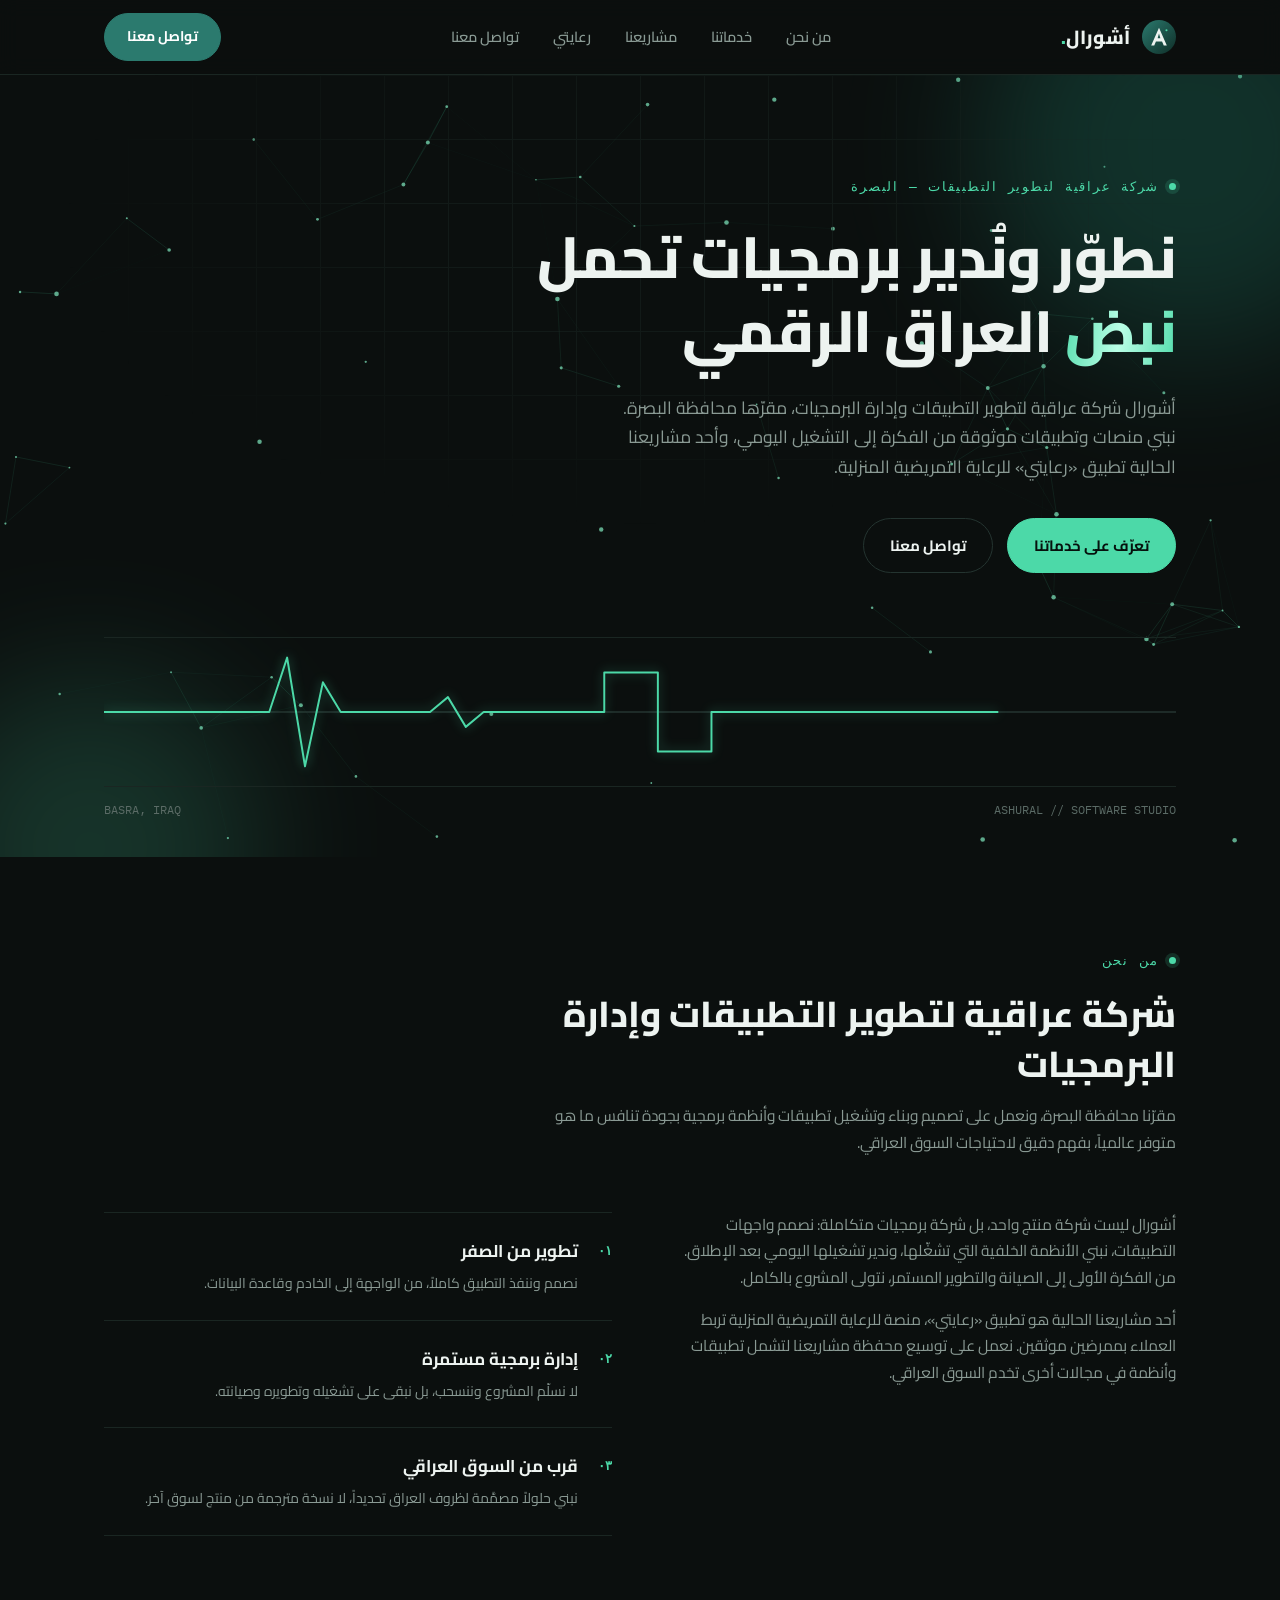
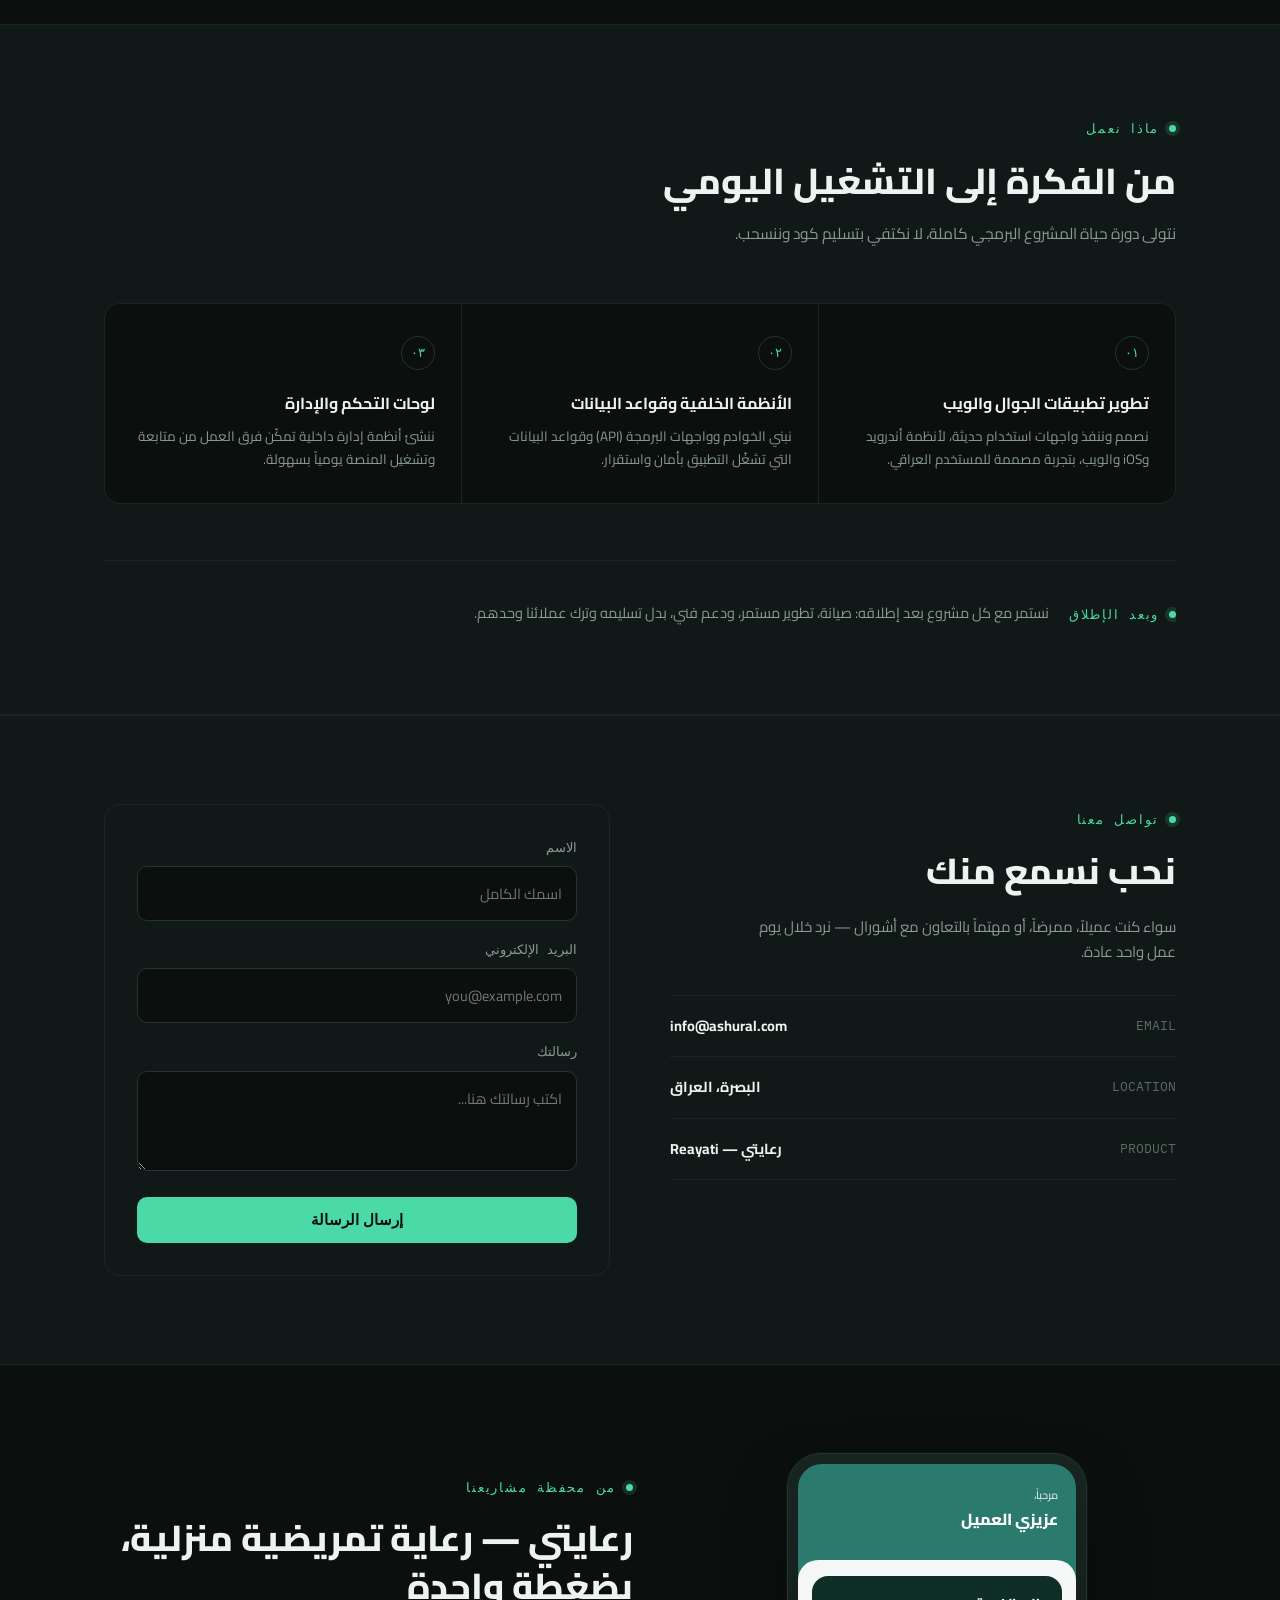
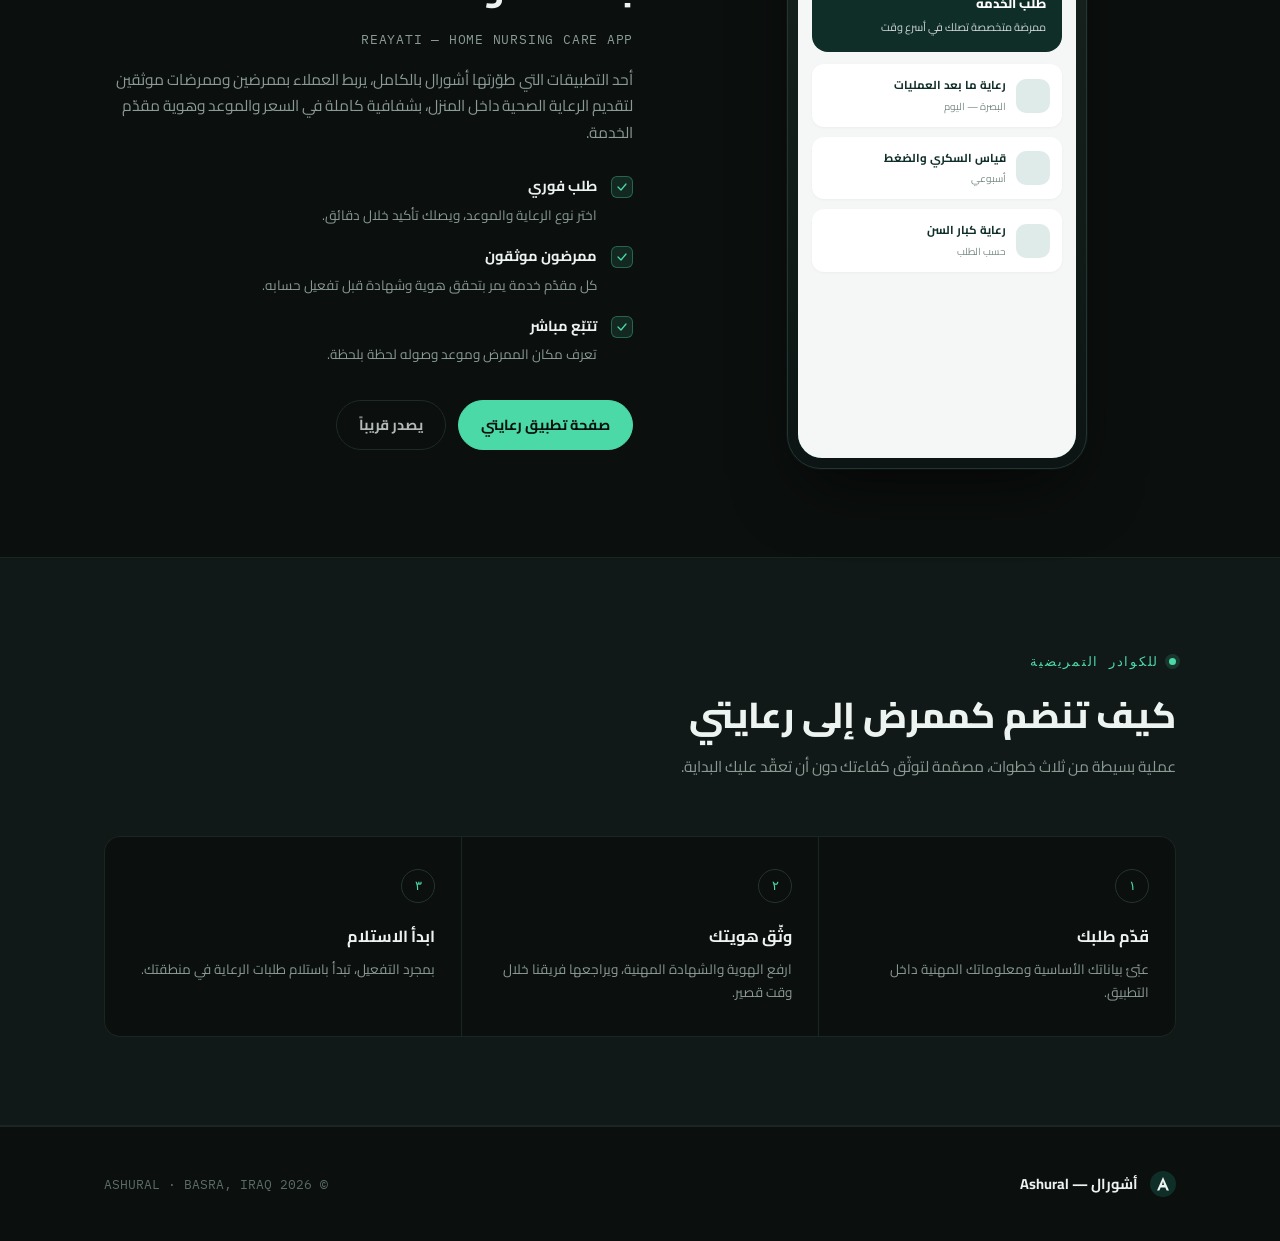
<file: index.html>
<!DOCTYPE html>
<html lang="ar" dir="rtl">
<head>
<meta charset="UTF-8" />
<meta name="viewport" content="width=device-width, initial-scale=1.0" />
<title>أشورال | Ashural — تقنية تحمل نبض الرعاية الحقيقية</title>
<meta name="description" content="أشورال شركة عراقية للتقنية مقرها البصرة، تبني منصات رقمية موثوقة للخدمات الأساسية، وأول منتجاتها تطبيق رعايتي للرعاية التمريضية المنزلية." />
<link rel="preconnect" href="https://fonts.googleapis.com">
<link rel="preconnect" href="https://fonts.gstatic.com" crossorigin>
<link href="https://fonts.googleapis.com/css2?family=Cairo:wght@400;500;600;700;800&family=IBM+Plex+Mono:wght@400;500;600&display=swap" rel="stylesheet">
<style>
  :root{
    --ink:#0b0f0e;
    --panel:#101917;
    --panel-2:#141f1c;
    --line:#243430;
    --line-soft:#1a2622;
    --slate:#8a9a94;
    --slate-dim:#5b6b66;
    --paper:#edf3f0;
    --brand:#2b7a6e;
    --brand-bright:#4cd9a8;
    --brand-deep:#0f2e28;
    --radius:16px;
    --maxw:1120px;
  }
  *{box-sizing:border-box; margin:0; padding:0;}
  html{scroll-behavior:smooth;}
  
  body{
    background:var(--ink);
    color:var(--paper);
    font-family:'Cairo', system-ui, sans-serif;
    line-height:1.7;
    overflow-x:hidden;
  }
  a{color:inherit; text-decoration:none;}
  img,svg{display:block; max-width:100%;}
  .wrap{max-width:var(--maxw); margin:0 auto; padding:0 24px;}
  .eyebrow{
    font-family:'IBM Plex Mono', monospace;
    font-size:12.5px;
    letter-spacing:0.14em;
    color:var(--brand-bright);
    text-transform:uppercase;
    display:inline-flex;
    align-items:center;
    gap:10px;
  }
  .eyebrow::before{
    content:"";
    width:7px; height:7px;
    border-radius:50%;
    background:var(--brand-bright);
    box-shadow:0 0 0 4px rgba(76,217,168,0.15);
    flex-shrink:0;
  }

  /* ===== NAV ===== */
  header{
    position:sticky; top:0; z-index:50;
    background:rgba(11,15,14,0.82);
    backdrop-filter:blur(10px);
    border-bottom:1px solid var(--line-soft);
  }
  nav.wrap{
    display:flex; align-items:center; justify-content:space-between;
    height:74px;
  }
  .brand-lockup{display:flex; align-items:center; gap:12px;}
  .brand-lockup .logo-mark{width:34px; height:34px; flex-shrink:0;}
  .brand-lockup .name{font-weight:800; font-size:19px; letter-spacing:0.01em;}
  .brand-lockup .name b{color:var(--brand-bright); font-weight:800;}
  .nav-links{display:flex; align-items:center; gap:34px;}
  .nav-links a{
    font-size:14.5px; color:var(--slate); font-weight:600;
    transition:color .2s;
  }
  .nav-links a:hover{color:var(--paper);}
  .nav-cta{
    background:var(--brand); color:#fff; font-weight:700; font-size:14px;
    padding:11px 22px; border-radius:100px;
    border:1px solid var(--brand);
    transition:background .2s, transform .2s;
  }
  .nav-cta:hover{background:#246a5f; transform:translateY(-1px);}
  .nav-mobile-toggle{display:none;}

  /* ===== HERO ===== */
  .hero{position:relative; padding:96px 0 70px; overflow:hidden;}
  .hero-grid-bg{
    position:absolute; inset:0; pointer-events:none;
    background-image:
      linear-gradient(var(--line-soft) 1px, transparent 1px),
      linear-gradient(90deg, var(--line-soft) 1px, transparent 1px);
    background-size:64px 64px;
    -webkit-mask-image:radial-gradient(ellipse 60% 50% at 50% 20%, black 30%, transparent 75%);
            mask-image:radial-gradient(ellipse 60% 50% at 50% 20%, black 30%, transparent 75%);
    opacity:0.5;
  }
  .hero-content{position:relative; max-width:760px;}
  .hero h1{
    font-size:clamp(34px, 5.4vw, 58px);
    font-weight:800;
    line-height:1.28;
    margin:22px 0 24px;
    letter-spacing:-0.01em;
  }
  .hero h1 span{color:var(--brand-bright);}
  .hero p.lead{
    font-size:17.5px; color:var(--slate); max-width:560px; margin-bottom:36px;
  }
  .hero-actions{display:flex; gap:14px; flex-wrap:wrap;}
  .btn-primary, .btn-ghost{
    display:inline-flex; align-items:center; gap:8px;
    font-weight:700; font-size:15px; padding:14px 26px; border-radius:100px;
    transition:all .2s;
  }
  .btn-primary{background:var(--brand-bright); color:#06110d; border:1px solid var(--brand-bright);}
  .btn-primary:hover{background:#65e3b6; transform:translateY(-1px);}
  .btn-ghost{background:transparent; color:var(--paper); border:1px solid var(--line);}
  .btn-ghost:hover{border-color:var(--slate); background:var(--panel);}

  /* pulse signature */
  .pulse-wrap{
    position:relative; margin-top:64px; height:150px;
    border-top:1px solid var(--line-soft);
    border-bottom:1px solid var(--line-soft);
  }
  .pulse-wrap svg{width:100%; height:100%; display:block;}
  .pulse-line{
    fill:none; stroke:var(--brand-bright); stroke-width:2.2;
    stroke-linecap:round; stroke-linejoin:round;
    stroke-dasharray:1400;
    stroke-dashoffset:1400;
    animation:draw 2.6s ease-out forwards, glow 3.5s ease-in-out 2.6s infinite;
    filter:drop-shadow(0 0 6px rgba(76,217,168,0.45));
  }
  .pulse-line-dim{
    fill:none; stroke:var(--line); stroke-width:1.4;
  }
  @keyframes draw{ to{stroke-dashoffset:0;} }
  @keyframes glow{
    0%,100%{opacity:1;}
    50%{opacity:0.6;}
  }
  .pulse-caption{
    display:flex; justify-content:space-between; margin-top:14px;
    font-family:'IBM Plex Mono', monospace; font-size:11.5px; color:var(--slate-dim);
  }

  /* ===== SECTION GENERIC ===== */
  section{padding:88px 0;}
  section.alt{background:var(--panel); border-top:1px solid var(--line-soft); border-bottom:1px solid var(--line-soft);}
  .section-head{max-width:640px; margin-bottom:56px;}
  .section-head h2{
    font-size:clamp(26px,3.4vw,36px); font-weight:800; margin-top:16px; line-height:1.4;
  }
  .section-head p{color:var(--slate); margin-top:14px; font-size:15.5px;}

  .reveal{opacity:0; transform:translateY(18px); transition:opacity .7s ease, transform .7s ease;}
  .reveal.in{opacity:1; transform:translateY(0);}

  /* ===== ABOUT / PILLARS ===== */
  .about-layout{display:grid; grid-template-columns:1fr 1fr; gap:56px; align-items:start;}
  .about-text p{color:var(--slate); font-size:15.5px; margin-bottom:16px;}
  .about-text p:last-child{margin-bottom:0;}
  .pillars{display:flex; flex-direction:column; gap:0;}
  .pillar{
    display:flex; gap:20px; padding:24px 0;
    border-top:1px solid var(--line-soft);
  }
  .pillar:last-child{border-bottom:1px solid var(--line-soft);}
  .pillar-mark{
    font-family:'IBM Plex Mono', monospace; color:var(--brand-bright);
    font-size:13px; font-weight:600; flex-shrink:0; padding-top:2px;
  }
  .pillar h3{font-size:17px; font-weight:700; margin-bottom:6px;}
  .pillar p{color:var(--slate); font-size:14px;}

  /* ===== PRODUCT SHOWCASE ===== */
  .product-layout{
    display:grid; grid-template-columns:0.95fr 1.05fr; gap:64px; align-items:center;
  }
  .phone-mock{
    position:relative; width:min(100%,300px); margin:0 auto;
    aspect-ratio:9/18.5;
    background:linear-gradient(180deg, #182420, #0c1513);
    border-radius:34px; border:1px solid var(--line);
    padding:10px;
    box-shadow:0 30px 70px -20px rgba(0,0,0,0.6), 0 0 0 1px rgba(76,217,168,0.05);
  }
  .phone-screen{
    background:var(--brand); border-radius:24px; height:100%; overflow:hidden;
    position:relative; display:flex; flex-direction:column;
  }
  .phone-header{padding:22px 18px 26px; color:#fff;}
  .phone-header .greet{font-size:11px; opacity:.85; font-weight:500;}
  .phone-header .name{font-size:16px; font-weight:800; margin-top:2px;}
  .phone-body{
    background:#f4f7f6; flex:1; border-radius:20px 20px 0 0; padding:16px 14px;
  }
  .phone-card{
    background:var(--brand-deep); border-radius:16px; padding:16px; color:#fff; margin-bottom:12px;
  }
  .phone-card .t{font-size:13px; font-weight:800; margin-bottom:4px;}
  .phone-card .s{font-size:11px; opacity:.8;}
  .phone-row{
    background:#fff; border-radius:12px; padding:12px; margin-bottom:10px;
    display:flex; justify-content:space-between; align-items:center;
    box-shadow:0 1px 3px rgba(0,0,0,0.04);
  }
  .phone-row .dot{width:34px; height:34px; border-radius:10px; background:var(--brand); opacity:.15; flex-shrink:0;}
  .phone-row .txt{flex:1; margin:0 10px;}
  .phone-row .txt .l1{font-size:11.5px; font-weight:700; color:#0f2e28;}
  .phone-row .txt .l2{font-size:10px; color:#7a8b86; margin-top:2px;}

  .product-text .eyebrow{margin-bottom:16px;}
  .product-text h2{font-size:clamp(26px,3.4vw,36px); font-weight:800; line-height:1.35; margin-bottom:18px;}
  .product-text > p{color:var(--slate); font-size:15.5px; margin-bottom:28px;}
  .feature-list{display:flex; flex-direction:column; gap:16px; margin-bottom:32px;}
  .feature-item{display:flex; gap:14px; align-items:flex-start;}
  .feature-check{
    width:22px; height:22px; border-radius:6px; background:rgba(76,217,168,0.12);
    border:1px solid rgba(76,217,168,0.35);
    display:flex; align-items:center; justify-content:center; flex-shrink:0; margin-top:2px;
  }
  .feature-check svg{width:12px; height:12px;}
  .feature-item .ftext b{display:block; font-size:14.5px; font-weight:700; margin-bottom:2px;}
  .feature-item .ftext span{font-size:13.5px; color:var(--slate);}

  .app-links{display:flex; gap:12px; flex-wrap:wrap; margin-top:30px;}
  .app-links .btn-primary, .app-links .btn-ghost{font-size:14.5px; padding:12px 22px;}
  .app-name-en{font-family:'IBM Plex Mono', monospace; font-size:13px; color:var(--slate); letter-spacing:.06em; margin:6px 0 16px;}

  .next-project{
    margin-top:56px; padding-top:40px; border-top:1px solid var(--line-soft);
    display:flex; align-items:baseline; gap:20px; flex-wrap:wrap;
  }
  .next-project p{color:var(--slate); font-size:14.5px; max-width:640px;}
  @media (max-width:860px){ .next-project{flex-direction:column; gap:10px;} }

  /* ===== STEPS (legit sequence) ===== */
  .steps{display:grid; grid-template-columns:repeat(3,1fr); gap:1px; background:var(--line-soft); border:1px solid var(--line-soft); border-radius:var(--radius); overflow:hidden;}
  .step{background:var(--ink); padding:32px 26px;}
  .step .num{
    font-family:'IBM Plex Mono', monospace; font-size:13px; color:var(--brand-bright);
    border:1px solid var(--line); border-radius:100px; width:34px; height:34px;
    display:flex; align-items:center; justify-content:center; margin-bottom:20px;
  }
  .step h3{font-size:16px; font-weight:700; margin-bottom:8px;}
  .step p{font-size:13.5px; color:var(--slate);}

  /* ===== CONTACT ===== */
  .contact-layout{display:grid; grid-template-columns:1fr 1fr; gap:60px;}
  .contact-info h2{font-size:clamp(26px,3.4vw,36px); font-weight:800; margin:16px 0 18px; line-height:1.35;}
  .contact-info > p{color:var(--slate); font-size:15px; margin-bottom:30px; max-width:420px;}
  .contact-rows{display:flex; flex-direction:column; gap:0;}
  .contact-row{
    display:flex; justify-content:space-between; align-items:center;
    padding:18px 0; border-top:1px solid var(--line-soft);
  }
  .contact-row:last-child{border-bottom:1px solid var(--line-soft);}
  .contact-row .label{font-size:13px; color:var(--slate-dim); font-family:'IBM Plex Mono',monospace;}
  .contact-row .val{font-size:14.5px; font-weight:700;}
  .contact-row a.val:hover{color:var(--brand-bright);}

  form.contact-form{background:var(--panel); border:1px solid var(--line-soft); border-radius:var(--radius); padding:32px;}
  .form-field{margin-bottom:18px;}
  .form-field label{display:block; font-size:12.5px; color:var(--slate); margin-bottom:8px; font-family:'IBM Plex Mono',monospace;}
  .form-field input, .form-field textarea{
    width:100%; background:var(--ink); border:1px solid var(--line);
    border-radius:10px; padding:13px 14px; color:var(--paper); font-family:'Cairo',sans-serif; font-size:14.5px;
    transition:border-color .2s;
  }
  .form-field input:focus, .form-field textarea:focus{outline:none; border-color:var(--brand-bright);}
  .form-field textarea{min-height:100px; resize:vertical;}
  .form-submit{
    width:100%; background:var(--brand-bright); color:#06110d; font-weight:800; font-size:15px;
    padding:14px; border-radius:10px; border:none; cursor:pointer; transition:background .2s;
  }
  .form-submit:hover{background:#65e3b6;}
  .form-note{font-size:12px; color:var(--slate-dim); margin-top:12px; text-align:center;}

  /* ===== FOOTER ===== */
  footer{border-top:1px solid var(--line-soft); padding:44px 0;}
  .footer-row{display:flex; justify-content:space-between; align-items:center; flex-wrap:wrap; gap:16px;}
  .footer-brand{display:flex; align-items:center; gap:12px;}
  .footer-brand .logo-mark{width:26px; height:26px;}
  .footer-brand span{font-weight:700; font-size:14.5px;}
  footer .copy{font-size:12.5px; color:var(--slate-dim); font-family:'IBM Plex Mono',monospace;}

  /* ===== RESPONSIVE ===== */
  @media (max-width:860px){
    .nav-links{display:none;}
    .about-layout, .product-layout, .contact-layout{grid-template-columns:1fr; gap:40px;}
    .product-layout{direction:rtl;}
    .steps{grid-template-columns:1fr;}
    .phone-mock{margin-top:20px;}
    .hero{padding:70px 0 50px;}
    .pulse-wrap{height:110px;}
  }
</style>
<link rel="stylesheet" href="assets/motion.css">
</head>
<body>

<header>
  <nav class="wrap">
    <a href="#top" class="brand-lockup">
      <svg class="logo-mark" viewBox="0 0 200 200" xmlns="http://www.w3.org/2000/svg">
        <defs>
          <linearGradient id="lg1" x1="0%" y1="0%" x2="100%" y2="100%">
            <stop offset="0%" stop-color="#2b7a6e"/>
            <stop offset="100%" stop-color="#0f2e28"/>
          </linearGradient>
        </defs>
        <circle cx="100" cy="100" r="100" fill="url(#lg1)"/>
        <g fill="#edf3f0">
          <polygon points="100,46 146,150 128,150 118,126 82,126 72,150 54,150 100,46 100,80 92,108 108,108 100,80"/>
        </g>
        <circle cx="144" cy="60" r="6" fill="#4cd9a8"/>
      </svg>
      <span class="name">أشورال<b>.</b></span>
    </a>
    <div class="nav-links">
      <a href="#about">من نحن</a>
      <a href="#services">خدماتنا</a>
      <a href="#product">مشاريعنا</a>
      <a href="/reayati/">رعايتي</a>
      <a href="#contact">تواصل معنا</a>
    </div>
    <a href="#contact" class="nav-cta">تواصل معنا</a>
  </nav>
</header>

<main id="top">

  <!-- HERO -->
  <section class="hero">
    <div class="hero-grid-bg"></div>
    <div class="wrap">
      <div class="hero-content">
        <span class="eyebrow">شركة عراقية لتطوير التطبيقات — البصرة</span>
        <h1>نطوّر ونُدير برمجيات تحمل <span>نبض</span> العراق الرقمي</h1>
        <p class="lead">
          أشورال شركة عراقية لتطوير التطبيقات وإدارة البرمجيات، مقرّها محافظة البصرة.
          نبني منصات وتطبيقات موثوقة من الفكرة إلى التشغيل اليومي، وأحد مشاريعنا الحالية
          تطبيق «رعايتي» للرعاية التمريضية المنزلية.
        </p>
        <div class="hero-actions">
          <a href="#services" class="btn-primary">تعرّف على خدماتنا</a>
          <a href="#contact" class="btn-ghost">تواصل معنا</a>
        </div>
      </div>

      <div class="pulse-wrap">
        <svg viewBox="0 0 1200 150" preserveAspectRatio="none">
          <path class="pulse-line-dim" d="M0,75 L1200,75"/>
          <path class="pulse-line" d="M0,75 L160,75 L185,75 L205,20 L225,130 L245,45 L265,75 L340,75 L365,75 L385,60 L405,90 L425,75 L520,75 L560,75 L560,35 L620,35 L620,115 L680,115 L680,75 L1200,75"/>
        </svg>
        <div class="pulse-caption">
          <span>ASHURAL // SOFTWARE STUDIO</span>
          <span>BASRA, IRAQ</span>
        </div>
      </div>
    </div>
  </section>

  <!-- ABOUT -->
  <section id="about">
    <div class="wrap">
      <div class="section-head reveal">
        <span class="eyebrow">من نحن</span>
        <h2>شركة عراقية لتطوير التطبيقات وإدارة البرمجيات</h2>
        <p>مقرّنا محافظة البصرة، ونعمل على تصميم وبناء وتشغيل تطبيقات وأنظمة برمجية بجودة تنافس ما هو متوفر عالمياً، بفهم دقيق لاحتياجات السوق العراقي.</p>
      </div>

      <div class="about-layout">
        <div class="about-text reveal">
          <p>
            أشورال ليست شركة منتج واحد، بل شركة برمجيات متكاملة: نصمم واجهات التطبيقات، نبني
            الأنظمة الخلفية التي تشغّلها، وندير تشغيلها اليومي بعد الإطلاق. من الفكرة الأولى
            إلى الصيانة والتطوير المستمر، نتولى المشروع بالكامل.
          </p>
          <p>
            أحد مشاريعنا الحالية هو تطبيق «رعايتي»، منصة للرعاية التمريضية المنزلية تربط
            العملاء بممرضين موثقين. نعمل على توسيع محفظة مشاريعنا لتشمل تطبيقات وأنظمة
            في مجالات أخرى تخدم السوق العراقي.
          </p>
        </div>

        <div class="pillars reveal">
          <div class="pillar">
            <span class="pillar-mark">٠١</span>
            <div>
              <h3>تطوير من الصفر</h3>
              <p>نصمم وننفذ التطبيق كاملاً، من الواجهة إلى الخادم وقاعدة البيانات.</p>
            </div>
          </div>
          <div class="pillar">
            <span class="pillar-mark">٠٢</span>
            <div>
              <h3>إدارة برمجية مستمرة</h3>
              <p>لا نسلّم المشروع وننسحب، بل نبقى على تشغيله وتطويره وصيانته.</p>
            </div>
          </div>
          <div class="pillar">
            <span class="pillar-mark">٠٣</span>
            <div>
              <h3>قرب من السوق العراقي</h3>
              <p>نبني حلولاً مصمَّمة لظروف العراق تحديداً، لا نسخة مترجمة من منتج لسوق آخر.</p>
            </div>
          </div>
        </div>
      </div>
    </div>
  </section>

  <!-- SERVICES -->
  <section id="services" class="alt">
    <div class="wrap">
      <div class="section-head reveal">
        <span class="eyebrow">ماذا نعمل</span>
        <h2>من الفكرة إلى التشغيل اليومي</h2>
        <p>نتولى دورة حياة المشروع البرمجي كاملة، لا نكتفي بتسليم كود وننسحب.</p>
      </div>

      <div class="steps reveal">
        <div class="step">
          <div class="num">٠١</div>
          <h3>تطوير تطبيقات الجوال والويب</h3>
          <p>نصمم وننفذ واجهات استخدام حديثة، لأنظمة أندرويد وiOS والويب، بتجربة مصممة للمستخدم العراقي.</p>
        </div>
        <div class="step">
          <div class="num">٠٢</div>
          <h3>الأنظمة الخلفية وقواعد البيانات</h3>
          <p>نبني الخوادم وواجهات البرمجة (API) وقواعد البيانات التي تشغّل التطبيق بأمان واستقرار.</p>
        </div>
        <div class="step">
          <div class="num">٠٣</div>
          <h3>لوحات التحكم والإدارة</h3>
          <p>ننشئ أنظمة إدارة داخلية تمكّن فرق العمل من متابعة وتشغيل المنصة يومياً بسهولة.</p>
        </div>
      </div>

      <div class="next-project reveal">
        <span class="eyebrow">وبعد الإطلاق</span>
        <p>نستمر مع كل مشروع بعد إطلاقه: صيانة، تطوير مستمر، ودعم فني، بدل تسليمه وترك عملائنا وحدهم.</p>
      </div>
    </div>
  </section>

  <!-- CONTACT -->
  <section id="contact" class="alt">
    <div class="wrap">
      <div class="contact-layout">
        <div class="contact-info reveal">
          <span class="eyebrow">تواصل معنا</span>
          <h2>نحب نسمع منك</h2>
          <p>سواء كنت عميلاً، ممرضاً، أو مهتماً بالتعاون مع أشورال — نرد خلال يوم عمل واحد عادة.</p>
          <div class="contact-rows">
            <div class="contact-row"><span class="label">EMAIL</span><a class="val" href="mailto:info@ashural.com">info@ashural.com</a></div>
            <div class="contact-row"><span class="label">LOCATION</span><span class="val">البصرة، العراق</span></div>
            <div class="contact-row"><span class="label">PRODUCT</span><a class="val" href="/reayati/">رعايتي — Reayati</a></div>
          </div>
        </div>

        <!-- ⚠️ بدّل YOUR_FORM_ID بمعرّف استمارتك من formspree.io -->
        <form class="contact-form reveal" action="https://formspree.io/f/xvkaadkr" method="POST">
          <div class="form-field">
            <label>الاسم</label>
            <input type="text" name="name" required placeholder="اسمك الكامل" />
          </div>
          <div class="form-field">
            <label>البريد الإلكتروني</label>
            <input type="email" name="email" required placeholder="you@example.com" />
          </div>
          <div class="form-field">
            <label>رسالتك</label>
            <textarea name="message" required placeholder="اكتب رسالتك هنا..."></textarea>
          </div>
          <button type="submit" class="form-submit">إرسال الرسالة</button>
        </form>
      </div>
    </div>
  </section>

  <!-- PROJECT SPOTLIGHT: REAYATI -->
  <section id="product">
    <div class="wrap">
      <div class="product-layout">
        <div class="phone-mock reveal">
          <div class="phone-screen">
            <div class="phone-header">
              <div class="greet">مرحباً،</div>
              <div class="name">عزيزي العميل</div>
            </div>
            <div class="phone-body">
              <div class="phone-card">
                <div class="t">طلب الخدمة</div>
                <div class="s">ممرضة متخصصة تصلك في أسرع وقت</div>
              </div>
              <div class="phone-row"><div class="dot"></div><div class="txt"><div class="l1">رعاية ما بعد العمليات</div><div class="l2">البصرة — اليوم</div></div></div>
              <div class="phone-row"><div class="dot"></div><div class="txt"><div class="l1">قياس السكري والضغط</div><div class="l2">أسبوعي</div></div></div>
              <div class="phone-row"><div class="dot"></div><div class="txt"><div class="l1">رعاية كبار السن</div><div class="l2">حسب الطلب</div></div></div>
            </div>
          </div>
        </div>

        <div class="product-text reveal">
          <span class="eyebrow">من محفظة مشاريعنا</span>
          <h2>رعايتي — رعاية تمريضية منزلية، بضغطة واحدة</h2>
          <div class="app-name-en">REAYATI — HOME NURSING CARE APP</div>
          <p>أحد التطبيقات التي طوّرتها أشورال بالكامل، يربط العملاء بممرضين وممرضات موثقين لتقديم الرعاية الصحية داخل المنزل، بشفافية كاملة في السعر والموعد وهوية مقدّم الخدمة.</p>

          <div class="feature-list">
            <div class="feature-item">
              <div class="feature-check"><svg viewBox="0 0 24 24" fill="none"><path d="M4 12l6 6L20 6" stroke="#4cd9a8" stroke-width="2.5" stroke-linecap="round" stroke-linejoin="round"/></svg></div>
              <div class="ftext"><b>طلب فوري</b><span>اختر نوع الرعاية والموعد، ويصلك تأكيد خلال دقائق.</span></div>
            </div>
            <div class="feature-item">
              <div class="feature-check"><svg viewBox="0 0 24 24" fill="none"><path d="M4 12l6 6L20 6" stroke="#4cd9a8" stroke-width="2.5" stroke-linecap="round" stroke-linejoin="round"/></svg></div>
              <div class="ftext"><b>ممرضون موثقون</b><span>كل مقدّم خدمة يمر بتحقق هوية وشهادة قبل تفعيل حسابه.</span></div>
            </div>
            <div class="feature-item">
              <div class="feature-check"><svg viewBox="0 0 24 24" fill="none"><path d="M4 12l6 6L20 6" stroke="#4cd9a8" stroke-width="2.5" stroke-linecap="round" stroke-linejoin="round"/></svg></div>
              <div class="ftext"><b>تتبّع مباشر</b><span>تعرف مكان الممرض وموعد وصوله لحظة بلحظة.</span></div>
            </div>
          </div>

          <!-- رابطا «نسخة الويب» و«Google Play» أُزيلا: الأول مقفل بكلمة مرور
               والثاني لتطبيق غير منشور بعد. يُعادان عند النشر الفعلي. -->
          <div class="app-links">
            <a href="/reayati/" class="btn-primary">صفحة تطبيق رعايتي</a>
            <span class="btn-ghost" style="cursor:default; opacity:.75;">يصدر قريباً</span>
          </div>
        </div>
      </div>
    </div>
  </section>

  <!-- JOIN AS NURSE -->
  <section id="join" class="alt">
    <div class="wrap">
      <div class="section-head reveal">
        <span class="eyebrow">للكوادر التمريضية</span>
        <h2>كيف تنضم كممرض إلى رعايتي</h2>
        <p>عملية بسيطة من ثلاث خطوات، مصمّمة لتوثّق كفاءتك دون أن تعقّد عليك البداية.</p>
      </div>
      <div class="steps reveal">
        <div class="step">
          <div class="num">١</div>
          <h3>قدّم طلبك</h3>
          <p>عبّئ بياناتك الأساسية ومعلوماتك المهنية داخل التطبيق.</p>
        </div>
        <div class="step">
          <div class="num">٢</div>
          <h3>وثّق هويتك</h3>
          <p>ارفع الهوية والشهادة المهنية، ويراجعها فريقنا خلال وقت قصير.</p>
        </div>
        <div class="step">
          <div class="num">٣</div>
          <h3>ابدأ الاستلام</h3>
          <p>بمجرد التفعيل، تبدأ باستلام طلبات الرعاية في منطقتك.</p>
        </div>
      </div>
    </div>
  </section>

</main>

<footer>

  <div class="wrap footer-row">
    <div class="footer-brand">
      <svg class="logo-mark" viewBox="0 0 200 200" xmlns="http://www.w3.org/2000/svg">
        <circle cx="100" cy="100" r="100" fill="#0f2e28"/>
        <g fill="#edf3f0"><polygon points="100,46 146,150 128,150 118,126 82,126 72,150 54,150 100,46 100,80 92,108 108,108 100,80"/></g>
      </svg>
      <span>أشورال — Ashural</span>
    </div>
    <span class="copy">© 2026 ASHURAL · BASRA, IRAQ</span>
  </div>
</footer>

<script>
  // Scroll-reveal
  var els = document.querySelectorAll('.reveal');
  if('IntersectionObserver' in window){
    var io = new IntersectionObserver(function(entries){
      entries.forEach(function(e){
        if(e.isIntersecting){ e.target.classList.add('in'); io.unobserve(e.target); }
      });
    }, {threshold:0.12});
    els.forEach(function(el){ io.observe(el); });
  } else {
    els.forEach(function(el){ el.classList.add('in'); });
  }
</script>
<script src="assets/motion.js" defer></script>

</body>
</html>
</file>
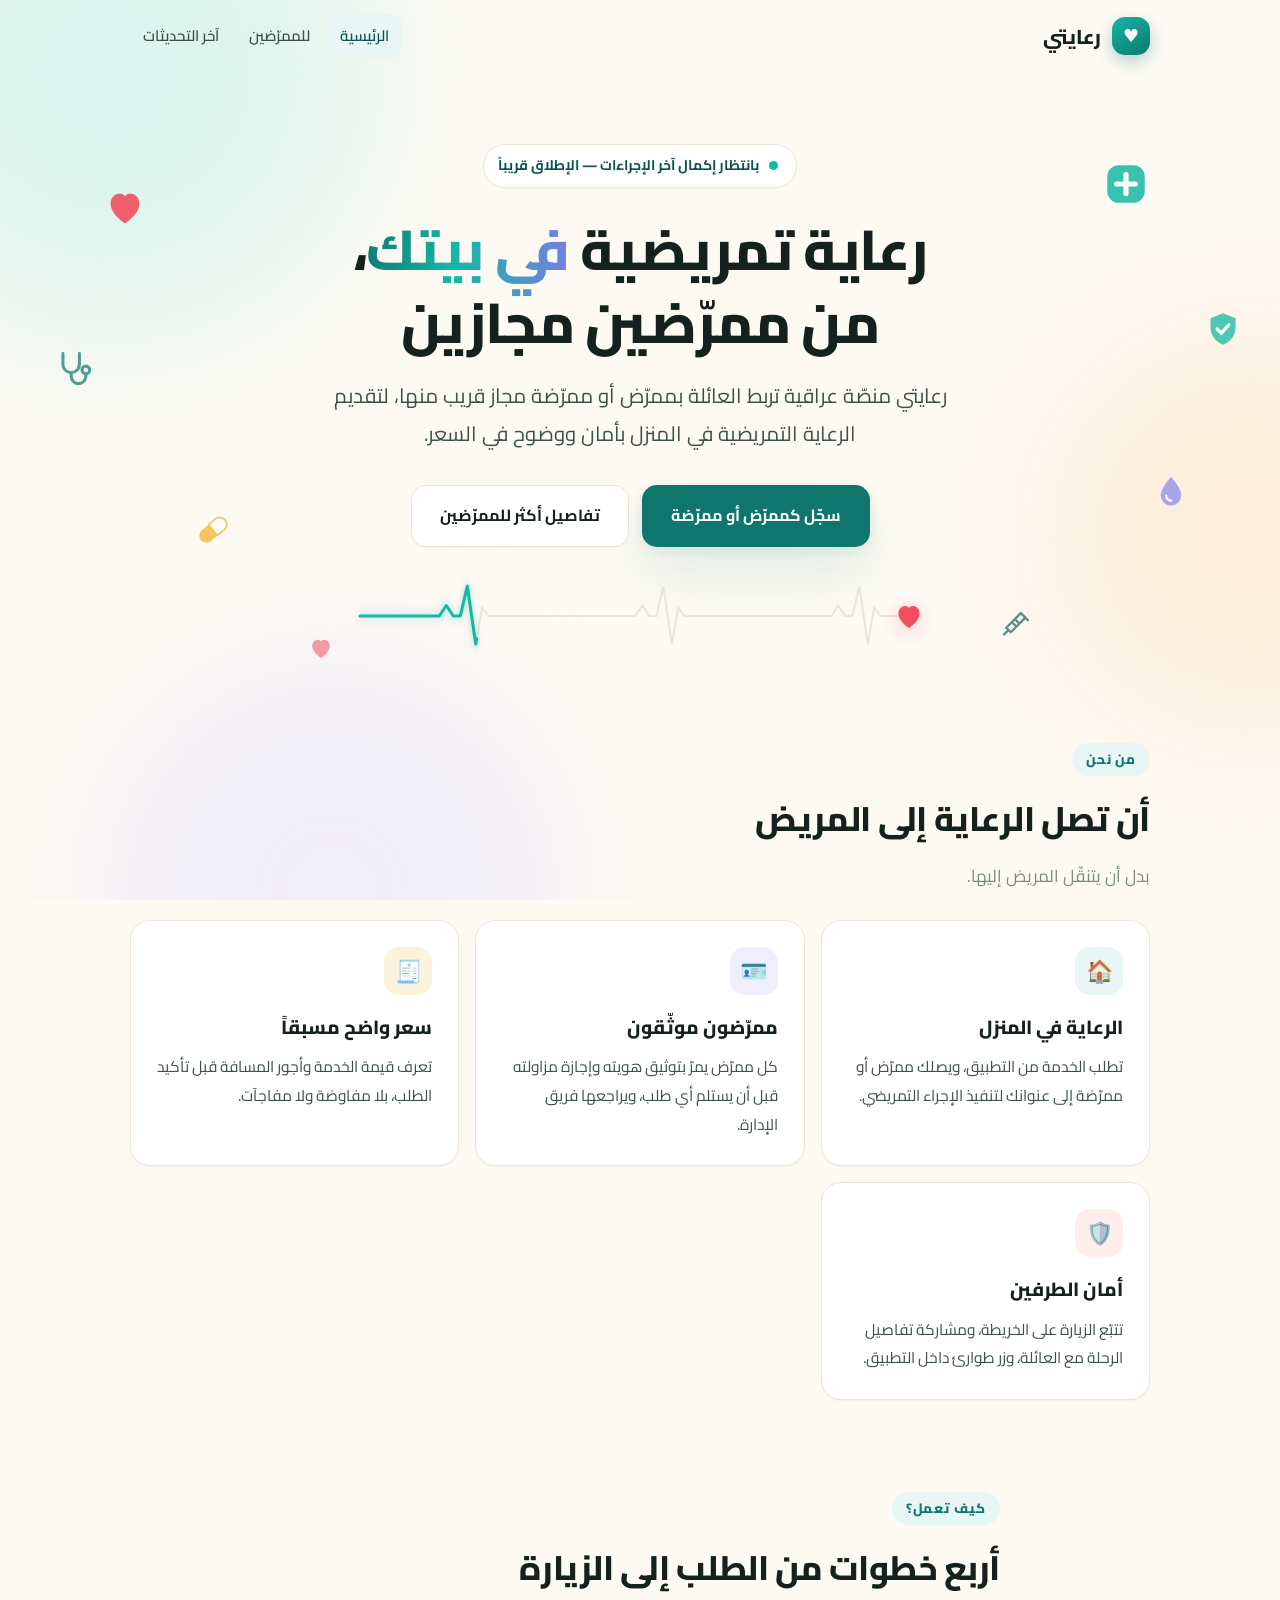
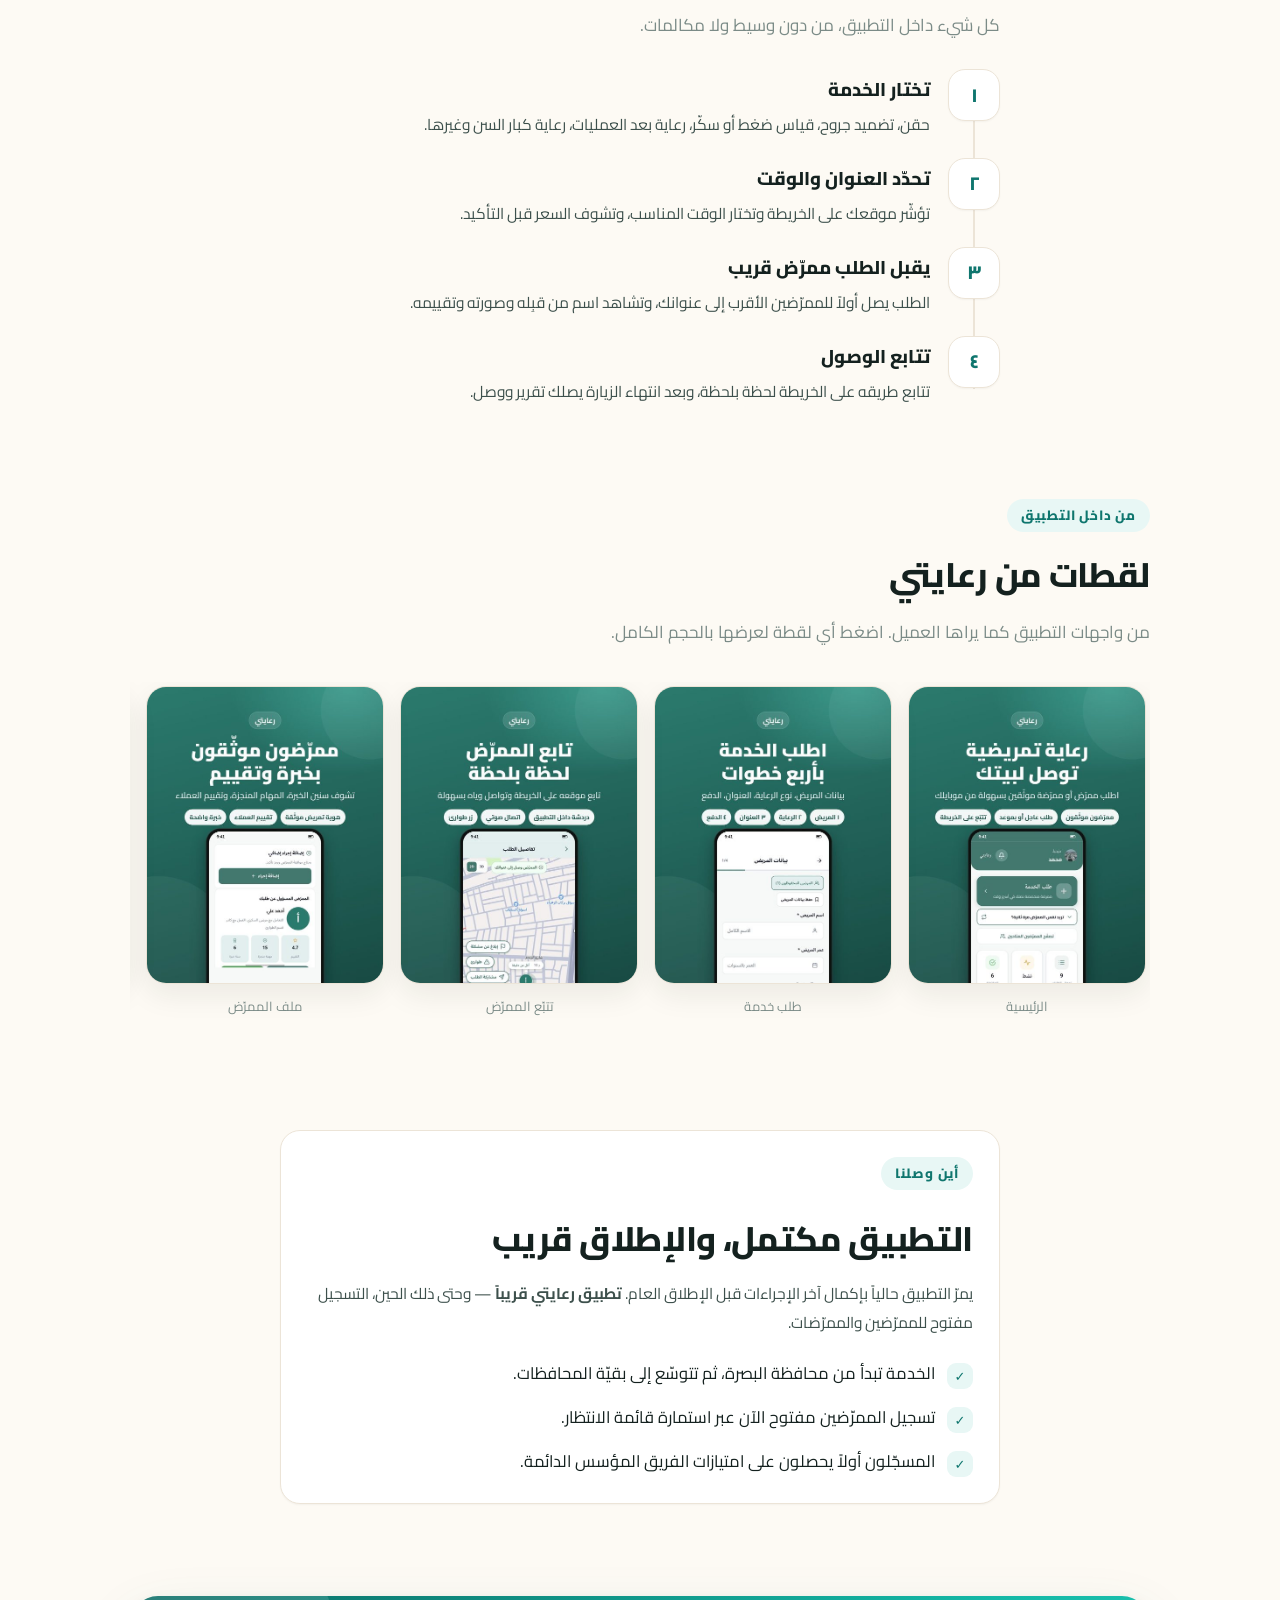
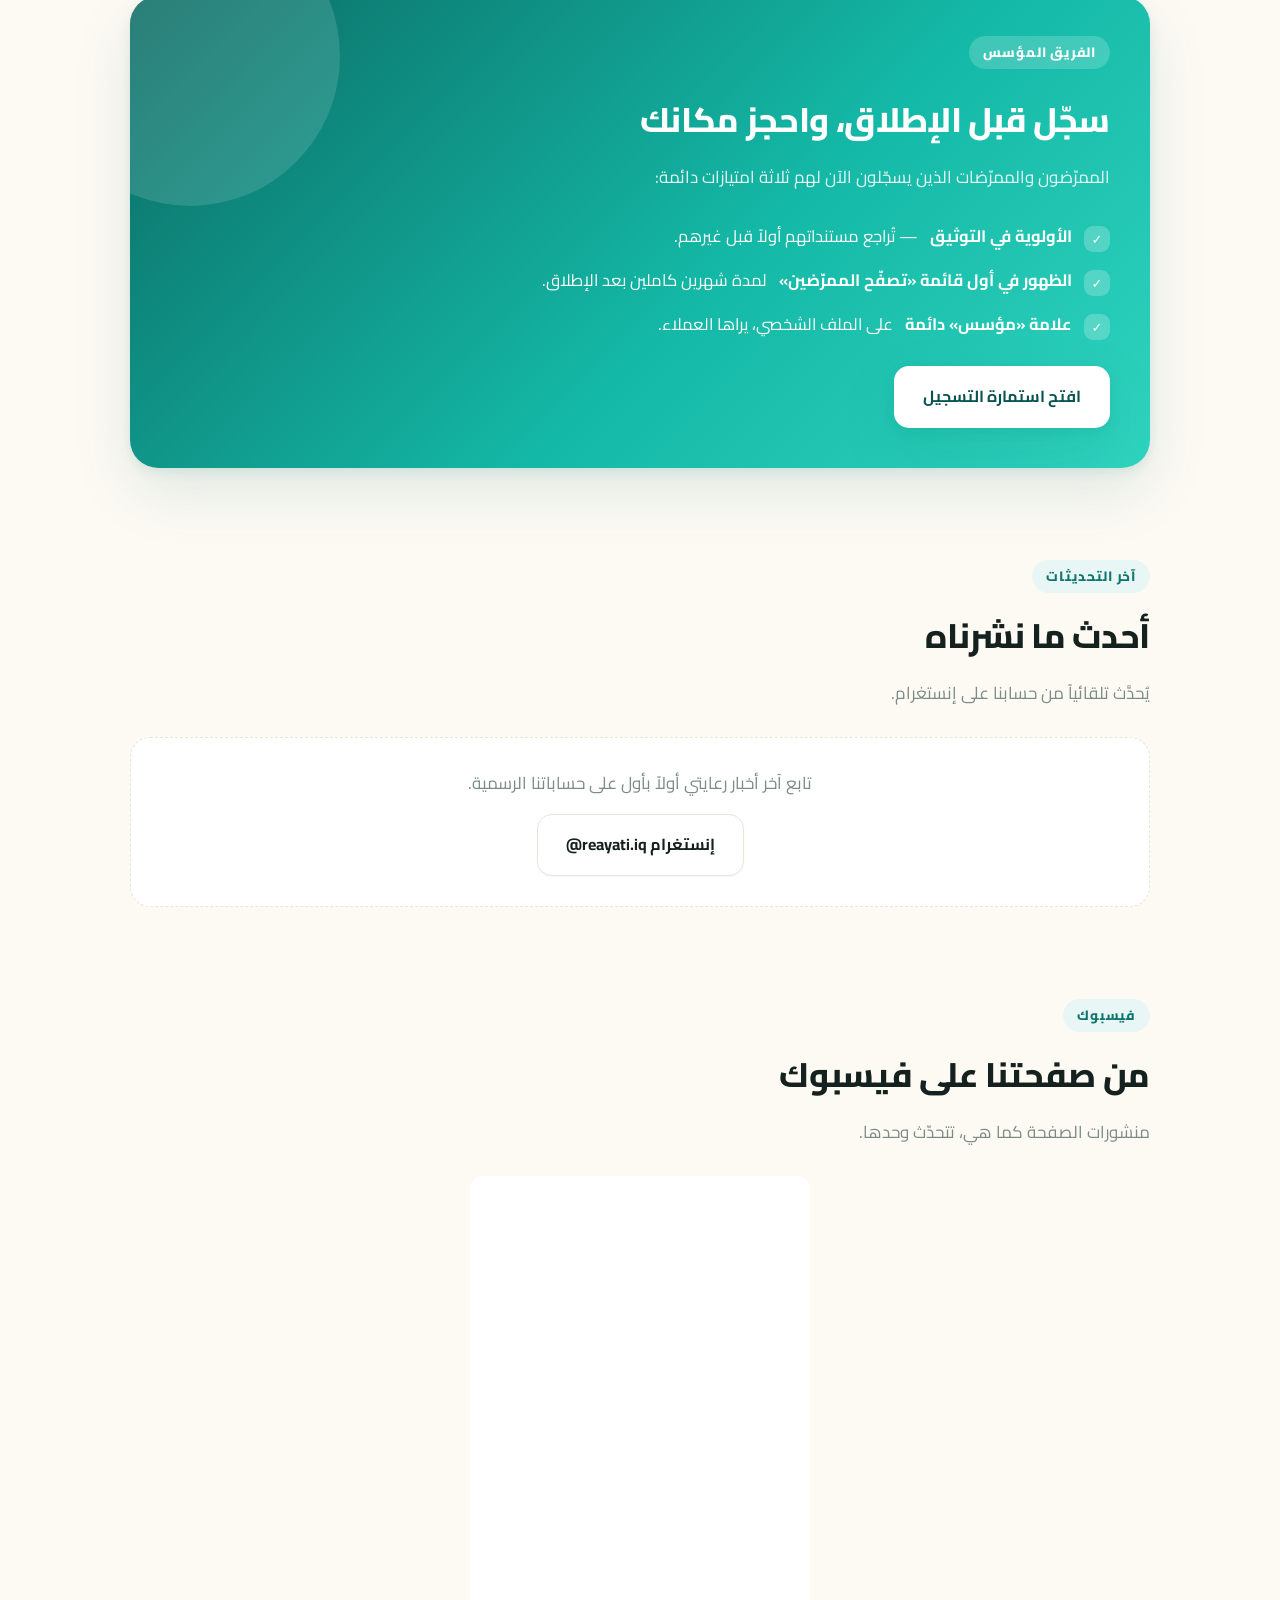
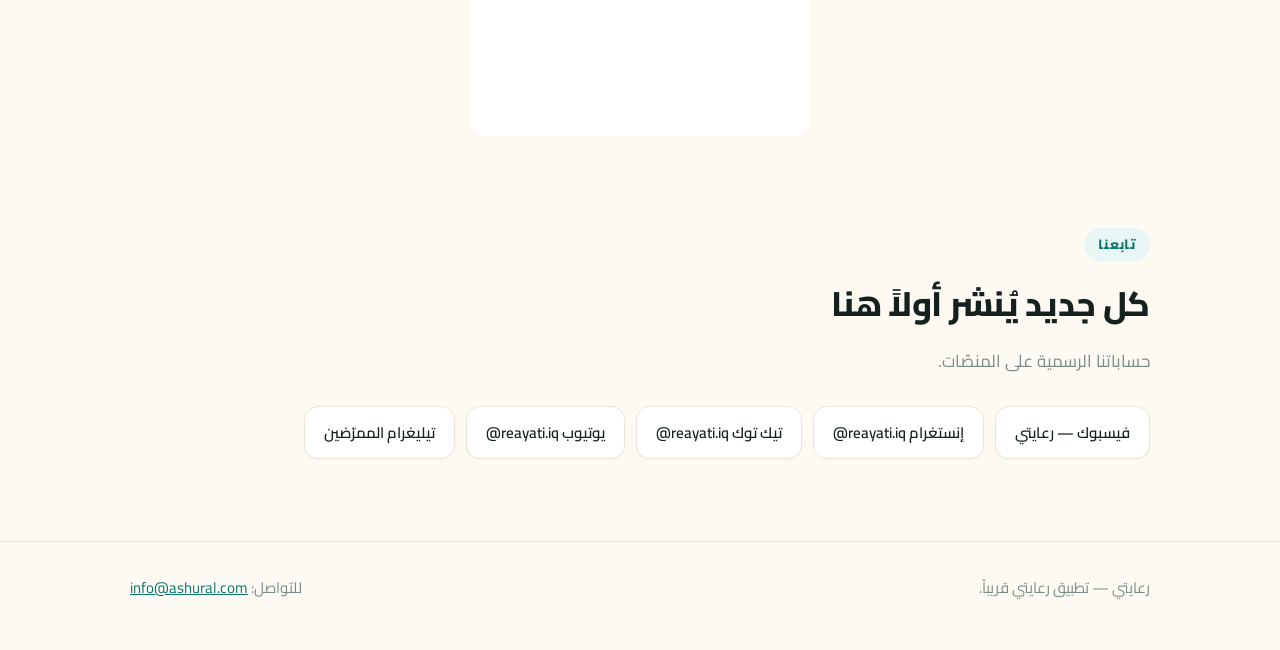
<file: reayati/index.html>
<!DOCTYPE html>
<html lang="ar" dir="rtl">
<head>
<meta charset="utf-8">
<meta name="viewport" content="width=device-width, initial-scale=1">
<title>رعايتي — رعاية تمريضية في بيتك</title>
<meta name="description" content="رعايتي منصّة عراقية للتمريض المنزلي، تربط العائلة بممرّض أو ممرّضة مجاز قريب منها. التسجيل مفتوح الآن للممرّضين ضمن الفريق المؤسس.">
<!-- الفهرسة مسموحة صراحةً: خدمة reayati-api ترجع noindex بكل ردودها،
     وهذي الصفحة مفصولة عنها تماماً ولازم تبقى قابلة للأرشفة. -->
<meta name="robots" content="index, follow">
<link rel="canonical" href="https://ashural.com/reayati/">
<meta property="og:type" content="website">
<meta property="og:locale" content="ar_IQ">
<meta property="og:site_name" content="رعايتي">
<meta property="og:title" content="رعايتي — رعاية تمريضية في بيتك">
<meta property="og:description" content="منصّة عراقية تربط العائلة بممرّض أو ممرّضة مجاز قريب منها. التسجيل مفتوح للممرّضين ضمن الفريق المؤسس.">
<meta property="og:url" content="https://ashural.com/reayati/">
<meta name="twitter:card" content="summary_large_image">
<meta name="theme-color" content="#fdfaf4">
<link rel="preconnect" href="https://fonts.googleapis.com">
<link rel="preconnect" href="https://fonts.gstatic.com" crossorigin>
<link href="https://fonts.googleapis.com/css2?family=Cairo:wght@400;600;700;800&display=swap" rel="stylesheet">
<link rel="stylesheet" href="assets/styles.css">
</head>
<body>

<div class="aurora" aria-hidden="true"><span class="b1"></span><span class="b2"></span><span class="b3"></span></div>

<header class="topbar">
  <div class="wrap">
    <a class="brand" href="./"><span class="mark">♥</span><span>رعايتي</span></a>
    <nav class="topnav">
      <a href="./" aria-current="page">الرئيسية</a>
      <a href="nurses/">للممرّضين</a>
      <a href="#updates">آخر التحديثات</a>
    </nav>
  </div>
</header>

<main>

<section class="hero">
  <div class="wrap">
    <span class="pill" data-reveal><span class="dot"></span> بانتظار إكمال آخر الإجراءات — الإطلاق قريباً</span>
    <h1 data-reveal style="--d:80ms">رعاية تمريضية <span class="grad">في بيتك</span>،<br>من ممرّضين مجازين</h1>
    <p class="lede" data-reveal style="--d:160ms">
      رعايتي منصّة عراقية تربط العائلة بممرّض أو ممرّضة مجاز قريب منها،
      لتقديم الرعاية التمريضية في المنزل بأمان ووضوح في السعر.
    </p>
    <div class="cta-row" data-reveal style="--d:240ms">
      <a class="btn btn-primary" href="#join" data-form-link>سجّل كممرّض أو ممرّضة</a>
      <a class="btn btn-ghost" href="nurses/">تفاصيل أكثر للممرّضين</a>
    </div>
  </div>
</section>

<section id="about">
  <div class="wrap">
    <span class="eyebrow" data-reveal>من نحن</span>
    <h2 data-reveal style="--d:60ms">أن تصل الرعاية إلى المريض</h2>
    <p class="sub" data-reveal style="--d:120ms">بدل أن يتنقّل المريض إليها.</p>
    <div class="grid" data-stagger>
      <article class="card c-teal" data-reveal data-tilt>
        <div class="ico">🏠</div>
        <h3>الرعاية في المنزل</h3>
        <p>تطلب الخدمة من التطبيق، ويصلك ممرّض أو ممرّضة إلى عنوانك لتنفيذ الإجراء التمريضي.</p>
      </article>
      <article class="card c-violet" data-reveal data-tilt>
        <div class="ico">🪪</div>
        <h3>ممرّضون موثّقون</h3>
        <p>كل ممرّض يمرّ بتوثيق هويته وإجازة مزاولته قبل أن يستلم أي طلب، ويراجعها فريق الإدارة.</p>
      </article>
      <article class="card c-amber" data-reveal data-tilt>
        <div class="ico">🧾</div>
        <h3>سعر واضح مسبقاً</h3>
        <p>تعرف قيمة الخدمة وأجور المسافة قبل تأكيد الطلب، بلا مفاوضة ولا مفاجآت.</p>
      </article>
      <article class="card c-coral" data-reveal data-tilt>
        <div class="ico">🛡️</div>
        <h3>أمان الطرفين</h3>
        <p>تتبّع الزيارة على الخريطة، ومشاركة تفاصيل الرحلة مع العائلة، وزر طوارئ داخل التطبيق.</p>
      </article>
    </div>
  </div>
</section>

<section id="how">
  <div class="wrap narrow">
    <span class="eyebrow" data-reveal>كيف تعمل؟</span>
    <h2 data-reveal style="--d:60ms">أربع خطوات من الطلب إلى الزيارة</h2>
    <p class="sub" data-reveal style="--d:120ms">كل شيء داخل التطبيق، من دون وسيط ولا مكالمات.</p>

    <div class="steps">
      <span class="line" aria-hidden="true"></span>
      <div class="step">
        <div class="num">١</div>
        <div class="body"><h3>تختار الخدمة</h3><p>حقن، تضميد جروح، قياس ضغط أو سكّر، رعاية بعد العمليات، رعاية كبار السن وغيرها.</p></div>
      </div>
      <div class="step">
        <div class="num">٢</div>
        <div class="body"><h3>تحدّد العنوان والوقت</h3><p>تؤشّر موقعك على الخريطة وتختار الوقت المناسب، وتشوف السعر قبل التأكيد.</p></div>
      </div>
      <div class="step">
        <div class="num">٣</div>
        <div class="body"><h3>يقبل الطلب ممرّض قريب</h3><p>الطلب يصل أولاً للممرّضين الأقرب إلى عنوانك، وتشاهد اسم من قبِله وصورته وتقييمه.</p></div>
      </div>
      <div class="step">
        <div class="num">٤</div>
        <div class="body"><h3>تتابع الوصول</h3><p>تتابع طريقه على الخريطة لحظة بلحظة، وبعد انتهاء الزيارة يصلك تقرير ووصل.</p></div>
      </div>
    </div>
  </div>
</section>

<section id="shots">
  <div class="wrap">
    <span class="eyebrow" data-reveal>من داخل التطبيق</span>
    <h2 data-reveal style="--d:60ms">لقطات من رعايتي</h2>
    <p class="sub" data-reveal style="--d:120ms">من واجهات التطبيق كما يراها العميل. اضغط أي لقطة لعرضها بالحجم الكامل.</p>
    <div class="shots" data-reveal style="--d:180ms">
        <figure class="shot">
          <a href="img/01-home.jpg" target="_blank" rel="noopener">
            <img src="img/01-home-s.jpg" alt="الرئيسية — تطبيق رعايتي" loading="lazy" width="1080" height="1350" />
          </a>
          <figcaption>الرئيسية</figcaption>
        </figure>
        <figure class="shot">
          <a href="img/02-request.jpg" target="_blank" rel="noopener">
            <img src="img/02-request-s.jpg" alt="طلب خدمة — تطبيق رعايتي" loading="lazy" width="1080" height="1350" />
          </a>
          <figcaption>طلب خدمة</figcaption>
        </figure>
        <figure class="shot">
          <a href="img/03-tracking.jpg" target="_blank" rel="noopener">
            <img src="img/03-tracking-s.jpg" alt="تتبّع الممرّض — تطبيق رعايتي" loading="lazy" width="1080" height="1350" />
          </a>
          <figcaption>تتبّع الممرّض</figcaption>
        </figure>
        <figure class="shot">
          <a href="img/04-nurse.jpg" target="_blank" rel="noopener">
            <img src="img/04-nurse-s.jpg" alt="ملف الممرّض — تطبيق رعايتي" loading="lazy" width="1080" height="1350" />
          </a>
          <figcaption>ملف الممرّض</figcaption>
        </figure>
        <figure class="shot">
          <a href="img/05-status.jpg" target="_blank" rel="noopener">
            <img src="img/05-status-s.jpg" alt="حالة الطلب — تطبيق رعايتي" loading="lazy" width="1080" height="1350" />
          </a>
          <figcaption>حالة الطلب</figcaption>
        </figure>
        <figure class="shot">
          <a href="img/06-extra.jpg" target="_blank" rel="noopener">
            <img src="img/06-extra-s.jpg" alt="إجراءات إضافية — تطبيق رعايتي" loading="lazy" width="1080" height="1350" />
          </a>
          <figcaption>إجراءات إضافية</figcaption>
        </figure>
        <figure class="shot">
          <a href="img/07-report.jpg" target="_blank" rel="noopener">
            <img src="img/07-report-s.jpg" alt="تقرير الزيارة — تطبيق رعايتي" loading="lazy" width="1080" height="1350" />
          </a>
          <figcaption>تقرير الزيارة</figcaption>
        </figure>
        <figure class="shot">
          <a href="img/08-notifications.jpg" target="_blank" rel="noopener">
            <img src="img/08-notifications-s.jpg" alt="الإشعارات — تطبيق رعايتي" loading="lazy" width="1080" height="1350" />
          </a>
          <figcaption>الإشعارات</figcaption>
        </figure>
        <figure class="shot">
          <a href="img/09-login.jpg" target="_blank" rel="noopener">
            <img src="img/09-login-s.jpg" alt="تسجيل الدخول — تطبيق رعايتي" loading="lazy" width="1080" height="1350" />
          </a>
          <figcaption>تسجيل الدخول</figcaption>
        </figure>
    </div>
  </div>
</section>

<section id="status">
  <div class="wrap narrow">
    <div class="card c-teal" data-reveal>
      <span class="eyebrow">أين وصلنا</span>
      <h2 style="margin:6px 0 10px">التطبيق مكتمل، والإطلاق قريب</h2>
      <p class="sub" style="margin-bottom:20px">
        يمرّ التطبيق حالياً بإكمال آخر الإجراءات قبل الإطلاق العام.
        <strong>تطبيق رعايتي قريباً</strong> — وحتى ذلك الحين، التسجيل مفتوح للممرّضين والممرّضات.
      </p>
      <ul class="ticks">
        <li>الخدمة تبدأ من محافظة البصرة، ثم تتوسّع إلى بقيّة المحافظات.</li>
        <li>تسجيل الممرّضين مفتوح الآن عبر استمارة قائمة الانتظار.</li>
        <li>المسجّلون أولاً يحصلون على امتيازات الفريق المؤسس الدائمة.</li>
      </ul>
    </div>
  </div>
</section>

<section id="join">
  <div class="wrap">
    <div class="founders" data-reveal>
      <span class="eyebrow">الفريق المؤسس</span>
      <h2 style="margin:8px 0 10px">سجّل قبل الإطلاق، واحجز مكانك</h2>
      <p class="sub">الممرّضون والممرّضات الذين يسجّلون الآن لهم ثلاثة امتيازات دائمة:</p>
      <ul class="ticks">
        <li><strong>الأولوية في التوثيق</strong> — تُراجع مستنداتهم أولاً قبل غيرهم.</li>
        <li><strong>الظهور في أول قائمة «تصفّح الممرّضين»</strong> لمدة شهرين كاملين بعد الإطلاق.</li>
        <li><strong>علامة «مؤسس» دائمة</strong> على الملف الشخصي، يراها العملاء.</li>
      </ul>
      <a class="btn btn-primary" href="#" data-form-link>افتح استمارة التسجيل</a>
    </div>
  </div>
</section>

<section id="updates">
  <div class="wrap">
    <span class="eyebrow" data-reveal>آخر التحديثات</span>
    <h2 data-reveal style="--d:60ms">أحدث ما نشرناه</h2>
    <p class="sub" data-reveal style="--d:120ms">يُحدَّث تلقائياً من حسابنا على إنستغرام.</p>
    <div id="updates-feed"></div>
  </div>
</section>

<section id="facebook">
  <div class="wrap">
    <span class="eyebrow" data-reveal>فيسبوك</span>
    <h2 data-reveal style="--d:60ms">من صفحتنا على فيسبوك</h2>
    <p class="sub" data-reveal style="--d:120ms">منشورات الصفحة كما هي، تتحدّث وحدها.</p>
    <!-- عرض صفحة فيسبوك الرسمي (Page Plugin) — بلا مفتاح ولا توكن.
         لتغيير الصفحة: بدّل الرقم بعد id%3D في الرابط أدناه. -->
    <div class="fb-frame" data-reveal style="--d:180ms">
      <iframe
        title="صفحة رعايتي على فيسبوك"
        src="https://www.facebook.com/plugins/page.php?href=https%3A%2F%2Fwww.facebook.com%2Fprofile.php%3Fid%3D61595078087455&tabs=timeline&width=340&height=560&small_header=true&adapt_container_width=true&hide_cover=false&show_facepile=false"
        width="340" height="560" style="border:none;overflow:hidden" scrolling="no" frameborder="0"
        allow="encrypted-media" loading="lazy"></iframe>
    </div>
  </div>
</section>

<section id="follow">
  <div class="wrap">
    <span class="eyebrow" data-reveal>تابعنا</span>
    <h2 data-reveal style="--d:60ms">كل جديد يُنشر أولاً هنا</h2>
    <p class="sub" data-reveal style="--d:120ms">حساباتنا الرسمية على المنصّات.</p>
    <div class="social" data-stagger>
      <a href="https://www.facebook.com/profile.php?id=61595078087455" target="_blank" rel="noopener" data-reveal>فيسبوك — رعايتي</a>
      <a href="https://www.instagram.com/reayati.iq/" target="_blank" rel="noopener" data-reveal>إنستغرام ‎@reayati.iq</a>
      <a href="https://www.tiktok.com/@reayati.iq" target="_blank" rel="noopener" data-reveal>تيك توك ‎@reayati.iq</a>
      <a href="https://www.youtube.com/@reayati.iq" target="_blank" rel="noopener" data-reveal>يوتيوب ‎@reayati.iq</a>
      <a href="https://t.me/reayati_nurses" target="_blank" rel="noopener" data-reveal>تيليغرام الممرّضين</a>
    </div>
  </div>
</section>

</main>

<footer>
  <div class="wrap footer-row">
    <div>رعايتي — تطبيق رعايتي قريباً.</div>
    <div>للتواصل: <a href="mailto:info@ashural.com">info@ashural.com</a></div>
  </div>
</footer>

<script src="assets/app.js"></script>
<script src="assets/motion.js"></script>
<script src="assets/updates.js"></script>
</body>
</html>
</file>
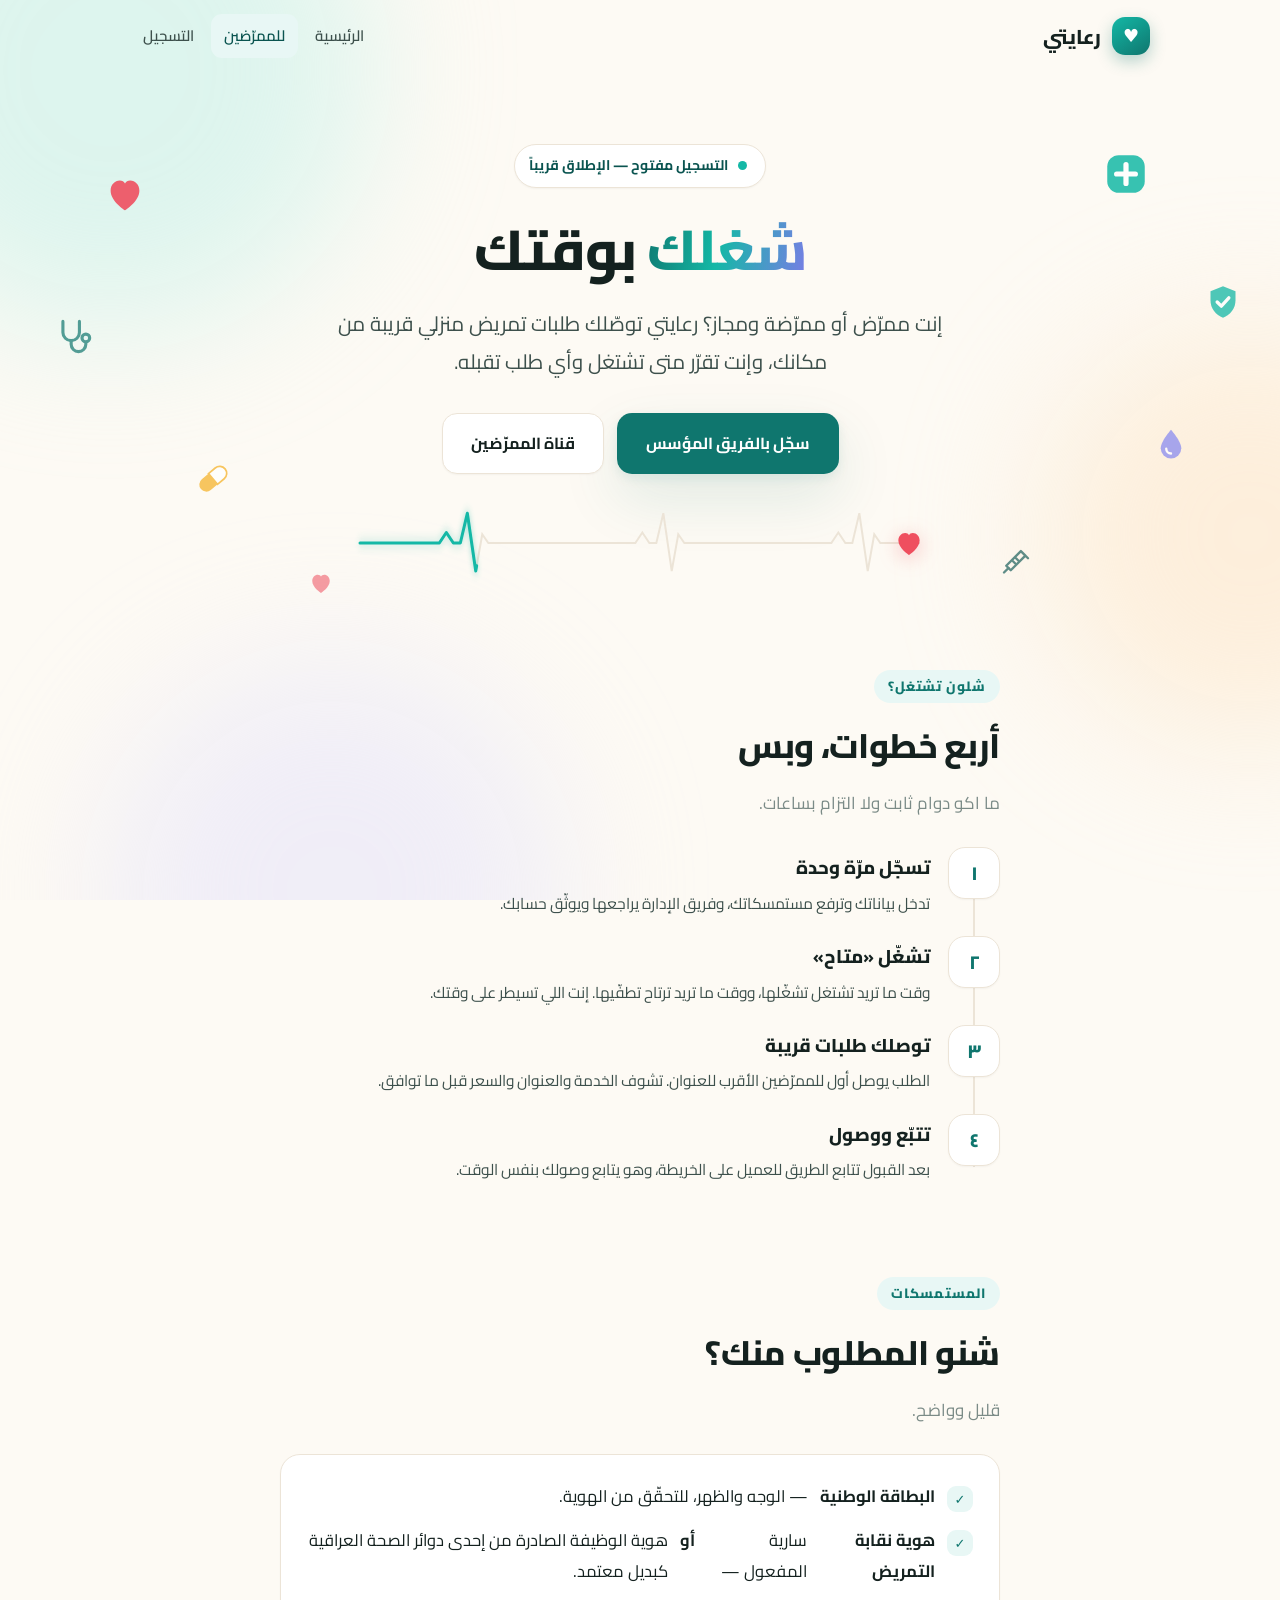
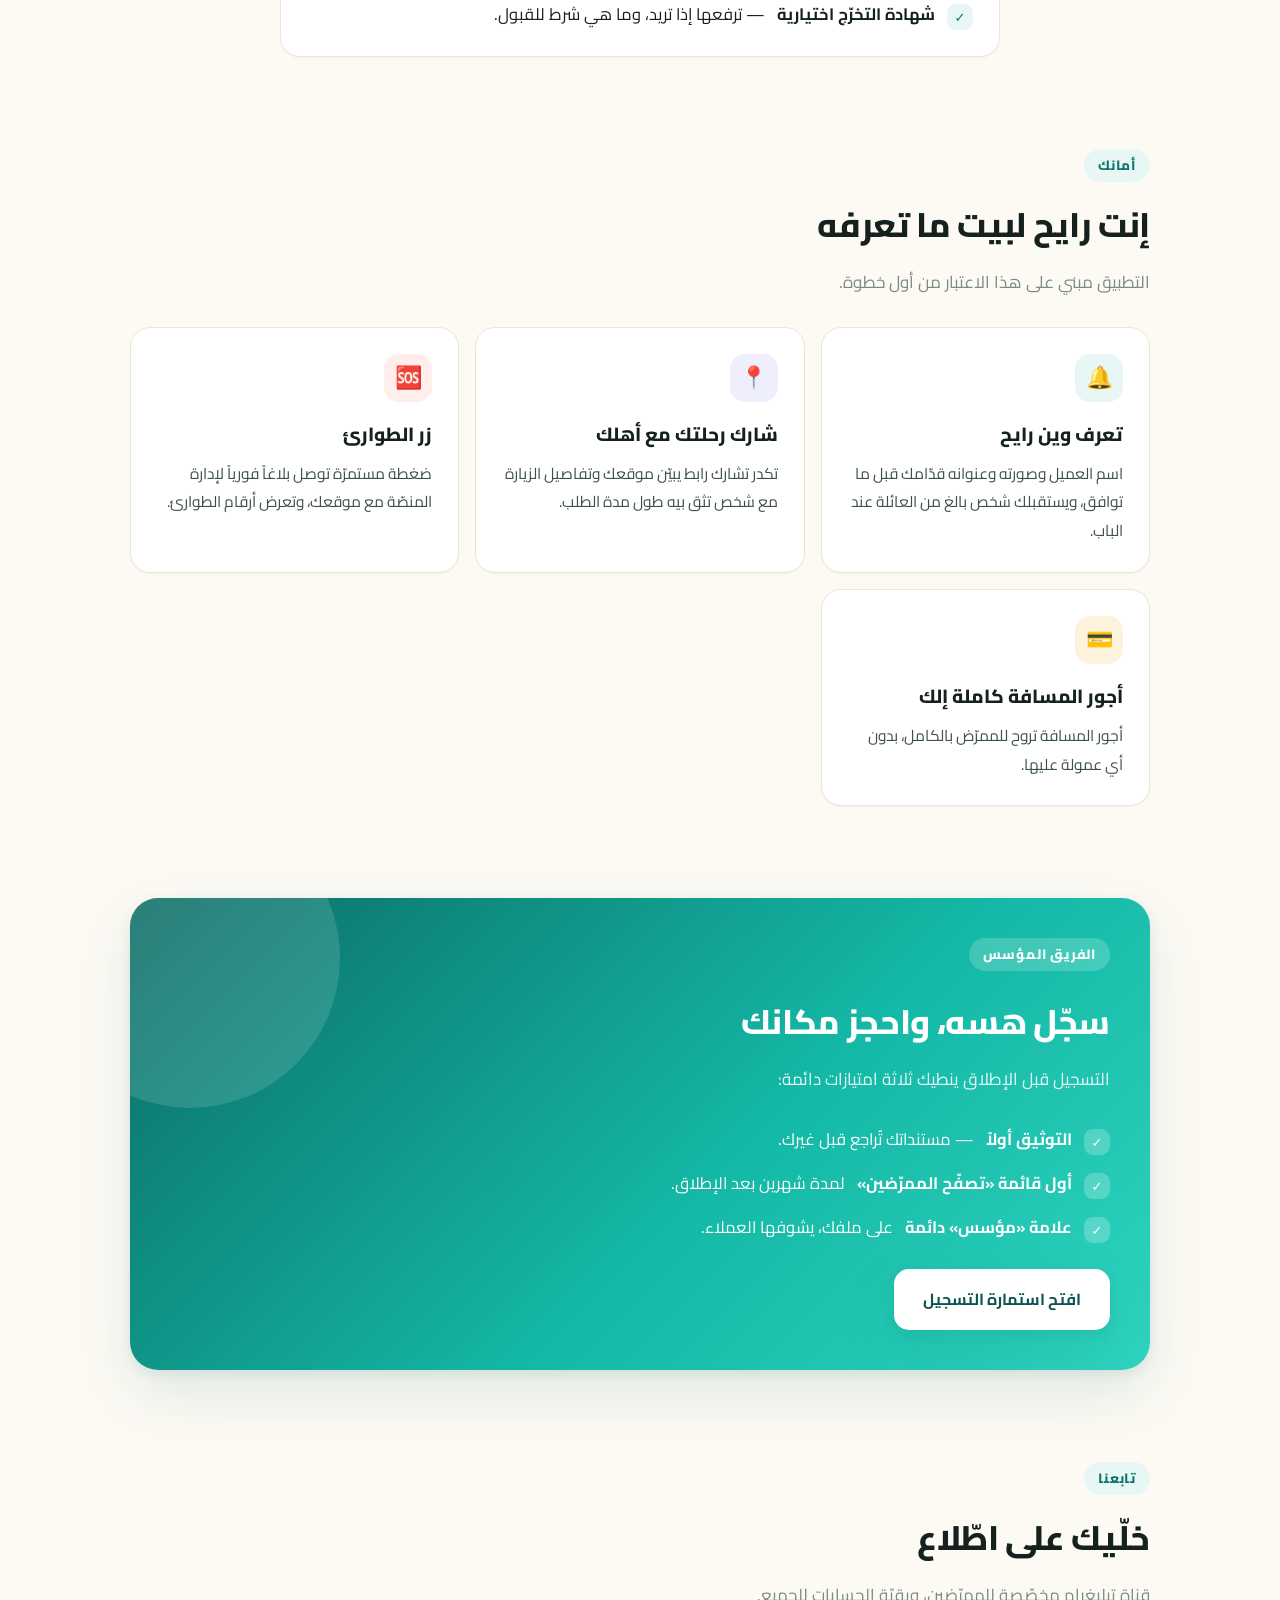
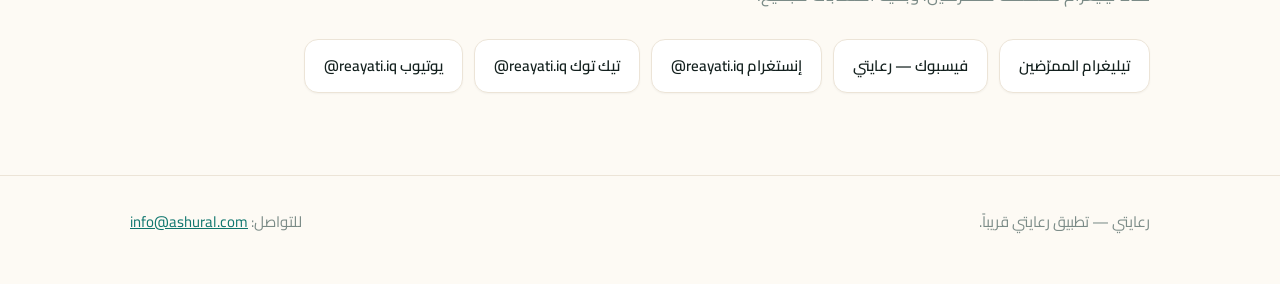
<file: reayati/nurses/index.html>
<!DOCTYPE html>
<html lang="ar" dir="rtl">
<head>
<meta charset="utf-8">
<meta name="viewport" content="width=device-width, initial-scale=1">
<title>رعايتي للممرّضين — شغلك بوقتك</title>
<meta name="description" content="سجّل في رعايتي كممرّض أو ممرّضة: توصلك طلبات تمريض منزلي قريبة منك، تشتغل بالوقت اللي يناسبك، وأجور المسافة كاملة إلك.">
<meta name="robots" content="index, follow">
<link rel="canonical" href="https://ashural.com/reayati/nurses/">
<meta property="og:type" content="website">
<meta property="og:locale" content="ar_IQ">
<meta property="og:site_name" content="رعايتي">
<meta property="og:title" content="رعايتي للممرّضين — شغلك بوقتك">
<meta property="og:description" content="توصلك طلبات تمريض منزلي قريبة منك، تشتغل بالوقت اللي يناسبك، وأجور المسافة كاملة إلك.">
<meta property="og:url" content="https://ashural.com/reayati/nurses/">
<meta name="theme-color" content="#fdfaf4">
<link rel="preconnect" href="https://fonts.googleapis.com">
<link rel="preconnect" href="https://fonts.gstatic.com" crossorigin>
<link href="https://fonts.googleapis.com/css2?family=Cairo:wght@400;600;700;800&display=swap" rel="stylesheet">
<link rel="stylesheet" href="../assets/styles.css">
</head>
<body>

<div class="aurora" aria-hidden="true"><span class="b1"></span><span class="b2"></span><span class="b3"></span></div>

<header class="topbar">
  <div class="wrap">
    <a class="brand" href="../"><span class="mark">♥</span><span>رعايتي</span></a>
    <nav class="topnav">
      <a href="../">الرئيسية</a>
      <a href="./" aria-current="page">للممرّضين</a>
      <a href="#join">التسجيل</a>
    </nav>
  </div>
</header>

<main>

<section class="hero">
  <div class="wrap">
    <span class="pill" data-reveal><span class="dot"></span> التسجيل مفتوح — الإطلاق قريباً</span>
    <h1 data-reveal style="--d:80ms"><span class="grad">شغلك</span> بوقتك</h1>
    <p class="lede" data-reveal style="--d:160ms">
      إنت ممرّض أو ممرّضة ومجاز؟ رعايتي توصّلك طلبات تمريض منزلي قريبة من مكانك،
      وإنت تقرّر متى تشتغل وأي طلب تقبله.
    </p>
    <div class="cta-row" data-reveal style="--d:240ms">
      <a class="btn btn-primary" href="#join" data-form-link>سجّل بالفريق المؤسس</a>
      <a class="btn btn-ghost" href="https://t.me/reayati_nurses" target="_blank" rel="noopener">قناة الممرّضين</a>
    </div>
  </div>
</section>

<section id="how">
  <div class="wrap narrow">
    <span class="eyebrow" data-reveal>شلون تشتغل؟</span>
    <h2 data-reveal style="--d:60ms">أربع خطوات، وبس</h2>
    <p class="sub" data-reveal style="--d:120ms">ما اكو دوام ثابت ولا التزام بساعات.</p>

    <div class="steps">
      <span class="line" aria-hidden="true"></span>
      <div class="step">
        <div class="num">١</div>
        <div class="body"><h3>تسجّل مرّة وحدة</h3><p>تدخل بياناتك وترفع مستمسكاتك، وفريق الإدارة يراجعها ويوثّق حسابك.</p></div>
      </div>
      <div class="step">
        <div class="num">٢</div>
        <div class="body"><h3>تشغّل «متاح»</h3><p>وقت ما تريد تشتغل تشغّلها، ووقت ما تريد ترتاح تطفّيها. إنت اللي تسيطر على وقتك.</p></div>
      </div>
      <div class="step">
        <div class="num">٣</div>
        <div class="body"><h3>توصلك طلبات قريبة</h3><p>الطلب يوصل أول للممرّضين الأقرب للعنوان. تشوف الخدمة والعنوان والسعر قبل ما توافق.</p></div>
      </div>
      <div class="step">
        <div class="num">٤</div>
        <div class="body"><h3>تتبّع ووصول</h3><p>بعد القبول تتابع الطريق للعميل على الخريطة، وهو يتابع وصولك بنفس الوقت.</p></div>
      </div>
    </div>
  </div>
</section>

<section id="papers">
  <div class="wrap narrow">
    <span class="eyebrow" data-reveal>المستمسكات</span>
    <h2 data-reveal style="--d:60ms">شنو المطلوب منك؟</h2>
    <p class="sub" data-reveal style="--d:120ms">قليل وواضح.</p>
    <div class="card c-violet" data-reveal>
      <ul class="ticks">
        <li><strong>البطاقة الوطنية</strong> — الوجه والظهر، للتحقّق من الهوية.</li>
        <li><strong>هوية نقابة التمريض</strong> سارية المفعول — <strong>أو</strong> هوية الوظيفة الصادرة من إحدى دوائر الصحة العراقية كبديل معتمد.</li>
        <li><strong>شهادة التخرّج اختيارية</strong> — ترفعها إذا تريد، وما هي شرط للقبول.</li>
      </ul>
    </div>
  </div>
</section>

<section id="safety">
  <div class="wrap">
    <span class="eyebrow" data-reveal>أمانك</span>
    <h2 data-reveal style="--d:60ms">إنت رايح لبيت ما تعرفه</h2>
    <p class="sub" data-reveal style="--d:120ms">التطبيق مبني على هذا الاعتبار من أول خطوة.</p>
    <div class="grid" data-stagger>
      <article class="card c-teal" data-reveal data-tilt>
        <div class="ico">🔔</div>
        <h3>تعرف وين رايح</h3>
        <p>اسم العميل وصورته وعنوانه قدّامك قبل ما توافق، ويستقبلك شخص بالغ من العائلة عند الباب.</p>
      </article>
      <article class="card c-violet" data-reveal data-tilt>
        <div class="ico">📍</div>
        <h3>شارك رحلتك مع أهلك</h3>
        <p>تكدر تشارك رابط يبيّن موقعك وتفاصيل الزيارة مع شخص تثق بيه طول مدة الطلب.</p>
      </article>
      <article class="card c-coral" data-reveal data-tilt>
        <div class="ico">🆘</div>
        <h3>زر الطوارئ</h3>
        <p>ضغطة مستمرّة توصل بلاغاً فورياً لإدارة المنصّة مع موقعك، وتعرض أرقام الطوارئ.</p>
      </article>
      <article class="card c-amber" data-reveal data-tilt>
        <div class="ico">💳</div>
        <h3>أجور المسافة كاملة إلك</h3>
        <p>أجور المسافة تروح للممرّض بالكامل، بدون أي عمولة عليها.</p>
      </article>
    </div>
  </div>
</section>

<section id="join">
  <div class="wrap">
    <div class="founders" data-reveal>
      <span class="eyebrow">الفريق المؤسس</span>
      <h2 style="margin:8px 0 10px">سجّل هسه، واحجز مكانك</h2>
      <p class="sub">التسجيل قبل الإطلاق ينطيك ثلاثة امتيازات دائمة:</p>
      <ul class="ticks">
        <li><strong>التوثيق أولاً</strong> — مستنداتك تُراجع قبل غيرك.</li>
        <li><strong>أول قائمة «تصفّح الممرّضين»</strong> لمدة شهرين بعد الإطلاق.</li>
        <li><strong>علامة «مؤسس» دائمة</strong> على ملفك، يشوفها العملاء.</li>
      </ul>
      <a class="btn btn-primary" href="#" data-form-link>افتح استمارة التسجيل</a>
    </div>
  </div>
</section>

<section id="follow">
  <div class="wrap">
    <span class="eyebrow" data-reveal>تابعنا</span>
    <h2 data-reveal style="--d:60ms">خلّيك على اطّلاع</h2>
    <p class="sub" data-reveal style="--d:120ms">قناة تيليغرام مخصّصة للممرّضين، وبقيّة الحسابات للجميع.</p>
    <div class="social" data-stagger>
      <a href="https://t.me/reayati_nurses" target="_blank" rel="noopener" data-reveal>تيليغرام الممرّضين</a>
      <a href="https://www.facebook.com/profile.php?id=61595078087455" target="_blank" rel="noopener" data-reveal>فيسبوك — رعايتي</a>
      <a href="https://www.instagram.com/reayati.iq/" target="_blank" rel="noopener" data-reveal>إنستغرام ‎@reayati.iq</a>
      <a href="https://www.tiktok.com/@reayati.iq" target="_blank" rel="noopener" data-reveal>تيك توك ‎@reayati.iq</a>
      <a href="https://www.youtube.com/@reayati.iq" target="_blank" rel="noopener" data-reveal>يوتيوب ‎@reayati.iq</a>
    </div>
  </div>
</section>

</main>

<footer>
  <div class="wrap footer-row">
    <div>رعايتي — تطبيق رعايتي قريباً.</div>
    <div>للتواصل: <a href="mailto:info@ashural.com">info@ashural.com</a></div>
  </div>
</footer>

<script src="../assets/app.js"></script>
<script src="../assets/motion.js"></script>
</body>
</html>
</file>
<file: assets/motion.css>
/*
 * أشورال — حركات رسومية للصفحة الرئيسية.
 * كلها تحسينية: بلا جافاسكربت أو مع «تقليل الحركة» تبقى الصفحة كاملة.
 */

/* شريط تقدّم القراءة أعلى الصفحة */
.scroll-progress {
  position: fixed; top: 0; inset-inline: 0; height: 3px; z-index: 1000;
  background: linear-gradient(90deg, var(--brand), var(--brand-bright));
  transform-origin: right center; transform: scaleX(0);
  box-shadow: 0 0 12px rgba(76, 217, 168, .55); pointer-events: none;
}

/* شبكة النقاط المتصلة خلف البطل */
.hero-net { position: absolute; inset: 0; width: 100%; height: 100%; pointer-events: none; opacity: .85; }
.hero .wrap { position: relative; }

/* هالات ضوء تسبح ببطء */
.hero-orb {
  position: absolute; border-radius: 50%; filter: blur(70px); pointer-events: none; opacity: .32;
  animation: orb-drift 18s ease-in-out infinite alternate;
}
.hero-orb.o1 { width: 420px; height: 420px; background: #1f7a66; top: -140px; inset-inline-start: -120px; }
.hero-orb.o2 { width: 340px; height: 340px; background: #4cd9a8; bottom: -160px; inset-inline-end: -80px; opacity: .18; animation-duration: 22s; }
@keyframes orb-drift {
  0% { transform: translate3d(0, 0, 0) scale(1); }
  100% { transform: translate3d(60px, 40px, 0) scale(1.15); }
}

/* لمعة تمرّ على كلمة «نبض» */
.hero h1 span {
  background: linear-gradient(100deg, var(--brand-bright) 0%, #b9ffe6 22%, var(--brand-bright) 44%, var(--brand-bright) 100%);
  background-size: 250% 100%;
  -webkit-background-clip: text; background-clip: text; color: transparent;
  animation: shine 4.5s ease-in-out 1.2s infinite;
}
@keyframes shine { 0% { background-position: 120% 0; } 55%, 100% { background-position: -130% 0; } }

/* نبضة ضوء تجري على خط النبض */
.pulse-blip {
  position: absolute; width: 12px; height: 12px; margin: -6px 0 0 -6px; border-radius: 50%;
  background: #d9fff0; pointer-events: none; opacity: 0;
  box-shadow: 0 0 0 4px rgba(76, 217, 168, .25), 0 0 22px 6px rgba(76, 217, 168, .75);
  transition: opacity .4s;
}
.pulse-blip.on { opacity: 1; }

/* بقعة ضوء تتبع المؤشّر على البطاقات */
.spot { position: relative; overflow: hidden; }
.spot::after {
  content: ""; position: absolute; inset: 0; pointer-events: none; opacity: 0; transition: opacity .3s;
  background: radial-gradient(260px circle at var(--mx, 50%) var(--my, 50%), rgba(76, 217, 168, .13), transparent 65%);
}
.spot:hover::after { opacity: 1; }

/* الهاتف يطفو */
.phone-screen { animation: phone-float 6s ease-in-out infinite; }
@keyframes phone-float { 0%, 100% { transform: translateY(0); } 50% { transform: translateY(-8px); } }

/* أزرار: موجة عند الضغط */
.btn-primary, .btn-ghost, .form-submit { position: relative; overflow: hidden; }
.ripple {
  position: absolute; border-radius: 50%; transform: scale(0); pointer-events: none;
  background: rgba(255, 255, 255, .45); animation: ripple .65s ease-out forwards;
}
@keyframes ripple { to { transform: scale(3.2); opacity: 0; } }
</file>
<file: reayati/assets/styles.css>
/* =========================================================================
   رعايتي — نظام التصميم
   أبيض وكريمي كأساس، وألوان التطبيق (التركوازي) كهويّة، ولمسات ملوّنة
   محسوبة. كل حركة هنا لها مفتاح إيقاف في prefers-reduced-motion بالآخر.
   ========================================================================= */

:root {
  /* الأساس الكريمي */
  --cream: #fdfaf4;
  --cream-deep: #f7f1e6;
  --surface: #ffffff;

  /* الحبر */
  --ink: #14211f;
  --ink-soft: #3d504c;
  --muted: #7b8b87;
  --line: #ece4d7;

  /* هويّة التطبيق */
  --teal: #14b8a6;
  --teal-deep: #0f766e;
  --teal-ink: #0a5450;
  --teal-wash: #e8f7f5;

  /* لمسات */
  --amber: #f6b93b;
  --amber-wash: #fdf2dc;
  --coral: #ff7a66;
  --coral-wash: #ffeeeb;
  --violet: #7c7be8;
  --violet-wash: #eeeefc;

  --r-sm: 14px;
  --r: 20px;
  --r-lg: 28px;

  --sh-1: 0 1px 2px rgba(20, 33, 31, .04);
  --sh-2: 0 2px 6px rgba(20, 33, 31, .05), 0 12px 32px rgba(20, 33, 31, .06);
  --sh-3: 0 4px 12px rgba(15, 118, 110, .10), 0 24px 60px rgba(15, 118, 110, .12);

  --ease: cubic-bezier(.22, 1, .36, 1);
}

*, *::before, *::after { box-sizing: border-box; }
html { -webkit-text-size-adjust: 100%; }

body {
  margin: 0;
  background: var(--cream);
  color: var(--ink);
  font-family: "Cairo", "Segoe UI", system-ui, -apple-system, sans-serif;
  font-size: 17px;
  line-height: 1.85;
  overflow-x: hidden;
  -webkit-font-smoothing: antialiased;
}

img { max-width: 100%; display: block; }
a { color: inherit; }

.wrap { width: 100%; max-width: 1060px; margin: 0 auto; padding: 0 20px; }
.narrow { max-width: 760px; }

/* ------------------------------------------------------------- خلفية حيّة */
.aurora { position: fixed; inset: 0; z-index: -1; overflow: hidden; pointer-events: none; }
.aurora span {
  position: absolute; border-radius: 50%; filter: blur(70px); opacity: .5;
  will-change: transform;
}
.aurora .b1 { width: 520px; height: 520px; background: #bdf0e8; top: -190px; inset-inline-end: -150px; }
.aurora .b2 { width: 420px; height: 420px; background: #fde4c4; top: 36%; inset-inline-start: -180px; }
.aurora .b3 { width: 460px; height: 460px; background: #e3e2fb; bottom: -220px; inset-inline-end: 8%; }

/* ------------------------------------------------------------------ الرأس */
.topbar {
  position: sticky; top: 0; z-index: 40;
  transition: box-shadow .35s var(--ease), background .35s var(--ease);
}
.topbar::before {
  content: ""; position: absolute; inset: 0; z-index: -1;
  background: rgba(253, 250, 244, .72); backdrop-filter: blur(14px) saturate(140%);
  opacity: 0; transition: opacity .35s var(--ease);
}
.topbar.stuck::before { opacity: 1; }
.topbar.stuck { box-shadow: 0 1px 0 var(--line), 0 10px 30px rgba(20, 33, 31, .05); }
.topbar .wrap { display: flex; align-items: center; justify-content: space-between; gap: 14px; height: 72px; }

.brand { display: flex; align-items: center; gap: 11px; font-weight: 800; font-size: 20px; text-decoration: none; }
.brand .mark {
  width: 38px; height: 38px; border-radius: 13px; flex: none;
  background: linear-gradient(145deg, var(--teal), var(--teal-deep));
  display: grid; place-items: center; color: #fff; font-size: 18px;
  box-shadow: 0 6px 16px rgba(15, 118, 110, .3);
  transition: transform .4s var(--ease);
}
.brand:hover .mark { transform: rotate(-8deg) scale(1.07); }

.topnav { display: flex; align-items: center; gap: 4px; }
.topnav a {
  text-decoration: none; color: var(--ink-soft); font-size: 15px; font-weight: 600;
  padding: 8px 13px; border-radius: 11px; position: relative;
  transition: color .25s var(--ease), background .25s var(--ease);
}
.topnav a:hover { color: var(--teal-ink); background: var(--teal-wash); }
.topnav a[aria-current="page"] { color: var(--teal-ink); background: var(--teal-wash); }

/* ---------------------------------------------------------------- الأزرار */
.btn {
  display: inline-flex; align-items: center; justify-content: center; gap: 9px;
  padding: 15px 28px; border-radius: 15px; font: inherit; font-size: 16px; font-weight: 700;
  text-decoration: none; border: 1.5px solid transparent; cursor: pointer; position: relative;
  overflow: hidden; isolation: isolate;
  transition: transform .3s var(--ease), box-shadow .3s var(--ease), background .3s var(--ease), color .25s var(--ease);
}
.btn:active { transform: scale(.975); }
.btn-primary { background: var(--teal-deep); color: #fff; box-shadow: var(--sh-3); }
.btn-primary::after {
  content: ""; position: absolute; inset: 0; z-index: -1;
  background: linear-gradient(120deg, var(--teal), var(--teal-deep) 60%);
  opacity: 0; transition: opacity .35s var(--ease);
}
.btn-primary:hover { transform: translateY(-2px); }
.btn-primary:hover::after { opacity: 1; }
.btn-ghost { background: var(--surface); color: var(--ink); border-color: var(--line); box-shadow: var(--sh-1); }
.btn-ghost:hover { border-color: var(--teal); color: var(--teal-ink); transform: translateY(-2px); box-shadow: var(--sh-2); }
.btn[aria-disabled="true"] { opacity: .55; cursor: not-allowed; }

/* ------------------------------------------------------------------ البطل */
.hero { padding: 72px 0 46px; text-align: center; position: relative; }

.pill {
  display: inline-flex; align-items: center; gap: 10px;
  background: var(--surface); color: var(--teal-ink);
  border: 1px solid var(--line); border-radius: 999px;
  padding: 8px 18px 8px 14px; font-size: 14px; font-weight: 700;
  box-shadow: var(--sh-1); margin-bottom: 26px;
}
.pill .dot { width: 9px; height: 9px; border-radius: 50%; background: var(--teal); flex: none; position: relative; }
.pill .dot::after {
  content: ""; position: absolute; inset: -5px; border-radius: 50%;
  border: 2px solid var(--teal); opacity: 0; animation: ping 2.6s var(--ease) infinite;
}
@keyframes ping { 0% { transform: scale(.5); opacity: .8; } 70%, 100% { transform: scale(1.25); opacity: 0; } }

h1 {
  font-size: clamp(32px, 6.4vw, 56px); line-height: 1.3; font-weight: 800;
  margin: 0 0 18px; letter-spacing: -.015em;
}
h1 .grad {
  background: linear-gradient(100deg, var(--teal-deep), var(--teal) 45%, var(--violet));
  -webkit-background-clip: text; background-clip: text; color: transparent;
}
.lede { font-size: clamp(17px, 2.3vw, 20.5px); color: var(--ink-soft); margin: 0 auto 32px; max-width: 630px; }
.cta-row { display: flex; flex-wrap: wrap; gap: 13px; justify-content: center; }

/* --------------------------------------------------------------- الأقسام */
section { padding: 46px 0; position: relative; }
.eyebrow {
  display: inline-block; font-size: 13.5px; font-weight: 800; letter-spacing: .06em;
  color: var(--teal-deep); background: var(--teal-wash); border-radius: 999px;
  padding: 4px 14px; margin-bottom: 12px;
}
h2 { font-size: clamp(24px, 3.6vw, 34px); margin: 0 0 10px; font-weight: 800; letter-spacing: -.01em; }
.sub { color: var(--muted); margin: 0 0 28px; font-size: 17px; }

.grid { display: grid; gap: 16px; grid-template-columns: repeat(auto-fit, minmax(258px, 1fr)); }

.card {
  background: var(--surface); border: 1px solid var(--line); border-radius: var(--r);
  padding: 26px; box-shadow: var(--sh-1); position: relative; overflow: hidden;
  transition: transform .45s var(--ease), box-shadow .45s var(--ease), border-color .45s var(--ease);
}
.card::before {
  content: ""; position: absolute; inset-inline-start: 0; top: 0; bottom: 0; width: 3px;
  background: var(--accent, var(--teal)); transform: scaleY(0); transform-origin: top;
  transition: transform .45s var(--ease);
}
.card:hover { transform: translateY(-5px); box-shadow: var(--sh-2); border-color: transparent; }
.card:hover::before { transform: scaleY(1); }
.card h3 { margin: 0 0 8px; font-size: 19px; font-weight: 800; }
.card p { margin: 0; color: var(--ink-soft); font-size: 15.5px; }
.ico {
  width: 48px; height: 48px; border-radius: 15px; display: grid; place-items: center;
  font-size: 22px; margin-bottom: 15px; background: var(--wash, var(--teal-wash));
  transition: transform .45s var(--ease);
}
.card:hover .ico { transform: scale(1.1) rotate(-6deg); }

.c-teal   { --accent: var(--teal);   --wash: var(--teal-wash); }
.c-amber  { --accent: var(--amber);  --wash: var(--amber-wash); }
.c-coral  { --accent: var(--coral);  --wash: var(--coral-wash); }
.c-violet { --accent: var(--violet); --wash: var(--violet-wash); }

/* --------------------------------------------------------------- الخطوات */
.steps { position: relative; display: grid; gap: 18px; }
.steps::before {
  content: ""; position: absolute; inset-inline-start: 25px; top: 18px; bottom: 18px; width: 2px;
  background: var(--line);
}
.steps .line {
  content: ""; position: absolute; inset-inline-start: 25px; top: 18px; width: 2px;
  background: linear-gradient(var(--teal), var(--violet));
  height: 0; transition: height .1s linear;
}
.step { display: flex; gap: 18px; align-items: flex-start; position: relative; }
.step .num {
  width: 52px; height: 52px; border-radius: 17px; flex: none; display: grid; place-items: center;
  background: var(--surface); border: 1.5px solid var(--line); color: var(--teal-deep);
  font-weight: 800; font-size: 19px; box-shadow: var(--sh-1); z-index: 1;
  transition: border-color .4s var(--ease), transform .4s var(--ease), color .4s var(--ease);
}
.step.in .num { border-color: var(--teal); transform: scale(1.04); }
.step .body { padding-top: 4px; }
.step h3 { margin: 0 0 4px; font-size: 18.5px; font-weight: 800; }
.step p { margin: 0; color: var(--ink-soft); font-size: 15.5px; }

/* ---------------------------------------------------------------- القوائم */
ul.ticks { list-style: none; padding: 0; margin: 0; display: grid; gap: 13px; }
ul.ticks li { display: flex; gap: 12px; align-items: flex-start; font-size: 16.5px; }
ul.ticks li::before {
  content: "✓"; flex: none; width: 26px; height: 26px; border-radius: 9px;
  background: var(--teal-wash); color: var(--teal-deep);
  display: grid; place-items: center; font-size: 13px; font-weight: 800; margin-top: 5px;
}

/* -------------------------------------------------------------- المؤسسون */
.founders {
  position: relative; overflow: hidden; border-radius: var(--r-lg); padding: 40px;
  background: linear-gradient(135deg, #0b6b64, #14b8a6 58%, #2fd4bf);
  color: #fff; box-shadow: var(--sh-3);
}
.founders::after {
  content: ""; position: absolute; inset-inline-end: -90px; top: -90px;
  width: 300px; height: 300px; border-radius: 50%;
  background: rgba(255, 255, 255, .13);
}
.founders > * { position: relative; }
.founders .eyebrow { background: rgba(255, 255, 255, .18); color: #fff; }
.founders h2 { color: #fff; }
.founders .sub { color: rgba(255, 255, 255, .9); }
.founders ul.ticks li::before { background: rgba(255, 255, 255, .22); color: #fff; }
.founders .btn-primary { background: #fff; color: var(--teal-ink); margin-top: 26px; }
.founders .btn-primary::after { background: #eafaf8; }
.founders .btn-primary:hover { color: var(--teal-ink); }

/* -------------------------------------------------------------- المنشورات */
#updates-feed { display: grid; gap: 18px; grid-template-columns: repeat(auto-fit, minmax(276px, 1fr)); }
.post-card {
  display: flex; flex-direction: column; position: relative; text-decoration: none;
  background: var(--surface); border: 1px solid var(--line); border-radius: var(--r);
  overflow: hidden; box-shadow: var(--sh-1);
  transition: transform .45s var(--ease), box-shadow .45s var(--ease);
}
.post-card:hover { transform: translateY(-5px); box-shadow: var(--sh-2); }
.post-img { width: 100%; aspect-ratio: 4 / 5; object-fit: cover; background: var(--cream-deep); transition: transform .7s var(--ease); }
.post-card:hover .post-img { transform: scale(1.05); }
.post-play {
  position: absolute; inset-inline-start: 14px; top: 14px; width: 34px; height: 34px;
  border-radius: 50%; background: rgba(0, 0, 0, .55); color: #fff;
  display: grid; place-items: center; font-size: 13px;
}
.post-body { padding: 16px 18px 19px; display: grid; gap: 7px; }
.post-date { color: var(--muted); font-size: 13px; }
.post-caption {
  margin: 0; font-size: 15px; line-height: 1.75; color: var(--ink-soft);
  display: -webkit-box; -webkit-line-clamp: 3; -webkit-box-orient: vertical; overflow: hidden;
}
.post-more { color: var(--teal-deep); font-weight: 700; font-size: 14.5px; }
.feed-note {
  grid-column: 1 / -1; background: var(--surface); border: 1px dashed var(--line);
  border-radius: var(--r); padding: 30px; text-align: center; color: var(--muted);
}
.feed-note p { margin: 0 0 15px; }

/* ------------------------------------------------------------- التواصل */
.social { display: flex; flex-wrap: wrap; gap: 11px; }
.social a {
  display: inline-flex; align-items: center; gap: 9px; text-decoration: none;
  background: var(--surface); border: 1px solid var(--line); border-radius: 14px;
  padding: 12px 19px; font-weight: 600; font-size: 15px; box-shadow: var(--sh-1);
  transition: transform .3s var(--ease), border-color .3s var(--ease), color .3s var(--ease);
}
.social a:hover { transform: translateY(-3px); border-color: var(--teal); color: var(--teal-ink); }

/* --------------------------------------------------------------- التذييل */
footer { border-top: 1px solid var(--line); margin-top: 36px; padding: 32px 0 48px; color: var(--muted); font-size: 15px; }
.footer-row { display: flex; flex-wrap: wrap; gap: 16px; justify-content: space-between; align-items: center; }
footer a { color: var(--teal-deep); }

/* ------------------------------------------------------- ظهور عند التمرير */
[data-reveal] {
  opacity: 0; transform: translateY(26px);
  transition: opacity .7s var(--ease), transform .7s var(--ease);
  transition-delay: var(--d, 0ms);
}
[data-reveal].in { opacity: 1; transform: none; }

/* ------------------------------------------------------------- الشاشات */
@media (max-width: 620px) {
  body { font-size: 16px; }
  .topbar .wrap { height: 64px; }
  .topnav a { padding: 7px 9px; font-size: 14px; }
  .hero { padding: 48px 0 32px; }
  .founders { padding: 28px 22px; }
  .card { padding: 21px; }
  .steps::before, .steps .line { inset-inline-start: 22px; }
  .step .num { width: 46px; height: 46px; border-radius: 15px; font-size: 17px; }
}

/* ------------------------------------------------ احترام تقليل الحركة */



/* ===== معرض لقطات التطبيق — شريط أفقي ينساب باللمس ===== */
.shots{
  margin-top:34px; display:flex; gap:16px; overflow-x:auto;
  padding:4px 4px 20px; scroll-snap-type:x mandatory;
  -webkit-overflow-scrolling:touch;
}
.shots::-webkit-scrollbar{ height:6px }
.shots::-webkit-scrollbar-thumb{ background:var(--line); border-radius:99px }
.shot{ flex:0 0 auto; width:238px; scroll-snap-align:center; margin:0; text-align:center }
.shot img{
  width:100%; height:auto; aspect-ratio:4/5; object-fit:cover;
  border-radius:20px; border:1px solid var(--line); background:var(--surface);
  box-shadow:0 10px 30px rgba(20,33,31,.08); display:block;
}
.shot figcaption{ margin-top:10px; font-size:13px; color:var(--muted) }
@media (max-width:640px){ .shot{ width:200px } }

/* صفحة فيسبوك (Page Plugin) — بالوسط، ولا تتجاوز عرض الهاتف. */
.fb-frame { display: flex; justify-content: center; margin-top: 8px; }
.fb-frame iframe { max-width: 100%; border-radius: 14px; background: #fff; }

/* ====================================================================
 * حركات رسومية — رعايتي (assets/motion.js يضيف العناصر المتحرّكة).
 * ==================================================================== */

/* شريط تقدّم القراءة */
.scroll-progress {
  position: fixed; top: 0; inset-inline: 0; height: 3px; z-index: 100;
  background: linear-gradient(90deg, var(--teal-deep), var(--teal), var(--amber));
  transform-origin: right center; transform: scaleX(0); pointer-events: none;
}

/* أيقونات طبية تطفو حول البطل */
.hero > .wrap { position: relative; z-index: 1; }
.floaties { position: absolute; inset: 0; pointer-events: none; overflow: hidden; z-index: 0; }
.floaty {
  position: absolute; width: var(--s, 44px); height: var(--s, 44px); opacity: 0;
  animation: floaty-in .9s var(--ease) var(--in, 0s) forwards, floaty-bob var(--dur, 7s) ease-in-out var(--in, 0s) infinite;
}
.floaty svg { width: 100%; height: 100%; display: block; transform: translate3d(var(--px, 0), var(--py, 0), 0); transition: transform .6s var(--ease); }
@keyframes floaty-in { to { opacity: var(--op, .85); } }
@keyframes floaty-bob {
  0%, 100% { translate: 0 0; rotate: 0deg; }
  50% { translate: 0 -14px; rotate: var(--rot, 8deg); }
}

/* خط نبض القلب تحت أزرار البطل */
.ekg { position: relative; max-width: 560px; height: 70px; margin: 34px auto 0; }
.ekg svg { width: 100%; height: 100%; display: block; overflow: visible; }
.ekg .base { fill: none; stroke: var(--line); stroke-width: 2; vector-effect: non-scaling-stroke; }
.ekg .beat {
  fill: none; stroke: var(--teal); stroke-width: 3; stroke-linecap: round; stroke-linejoin: round;
  vector-effect: non-scaling-stroke; stroke-dasharray: 160 1040; stroke-dashoffset: 1200;
  filter: drop-shadow(0 0 6px rgba(20, 184, 166, .45));
  animation: ekg-run 2.8s linear infinite;
}
@keyframes ekg-run { to { stroke-dashoffset: 0; } }
.ekg .heart {
  position: absolute; inset-inline-start: -6px; top: 50%; width: 34px; height: 34px; margin-top: -17px;
  color: #ef4f5f; animation: heart-beat 1.4s ease-in-out infinite; filter: drop-shadow(0 4px 10px rgba(239, 79, 95, .35));
}
@keyframes heart-beat {
  0%, 100% { transform: scale(1); } 14% { transform: scale(1.22); } 28% { transform: scale(1); } 42% { transform: scale(1.14); } 56% { transform: scale(1); }
}

/* لقطات التطبيق تطفو بتتابع */
.shot img { animation: shot-float 6s ease-in-out infinite; }
.shot:nth-child(2n) img { animation-delay: -1.5s; }
.shot:nth-child(3n) img { animation-delay: -3s; }
.shot:nth-child(4n) img { animation-delay: -4.5s; }
@keyframes shot-float { 0%, 100% { transform: translateY(0); } 50% { transform: translateY(-7px); } }
.shot:hover img { animation-play-state: paused; }

/* أيقونة البطاقة تقفز أول ما تظهر */
.card.in .ico { animation: ico-pop .7s var(--ease) calc(var(--d, 0ms) + 250ms) backwards; }
@keyframes ico-pop { 0% { transform: scale(.4) rotate(-20deg); opacity: 0; } 70% { transform: scale(1.15) rotate(6deg); opacity: 1; } 100% { transform: none; } }

/* موجة عند ضغط الأزرار */
.btn { position: relative; overflow: hidden; }
.ripple {
  position: absolute; border-radius: 50%; transform: scale(0); pointer-events: none;
  background: rgba(255, 255, 255, .5); animation: ripple .65s ease-out forwards;
}
.btn-ghost .ripple { background: rgba(20, 184, 166, .22); }
@keyframes ripple { to { transform: scale(3.2); opacity: 0; } }

@media (max-width: 640px) {
  .floaty { --s: 32px !important; }
  .floaty.hide-sm { display: none; }
  .floaty.has-sm { left: var(--ml) !important; top: var(--mt) !important; }
  .ekg { height: 56px; margin-top: 26px; }
}


/* الخلفية الملوّنة تسبح وحدها (التمرير يحرّكها أيضاً عبر transform — هذي translate/scale فلا تتعارض). */
.aurora span { animation: aurora-drift 16s ease-in-out infinite alternate; }
.aurora .b2 { animation-duration: 21s; animation-delay: -6s; }
.aurora .b3 { animation-duration: 25s; animation-delay: -11s; }
@keyframes aurora-drift {
  0% { translate: 0 0; scale: 1; }
  50% { translate: 50px -35px; scale: 1.12; }
  100% { translate: -40px 30px; scale: .94; }
}
</file>
